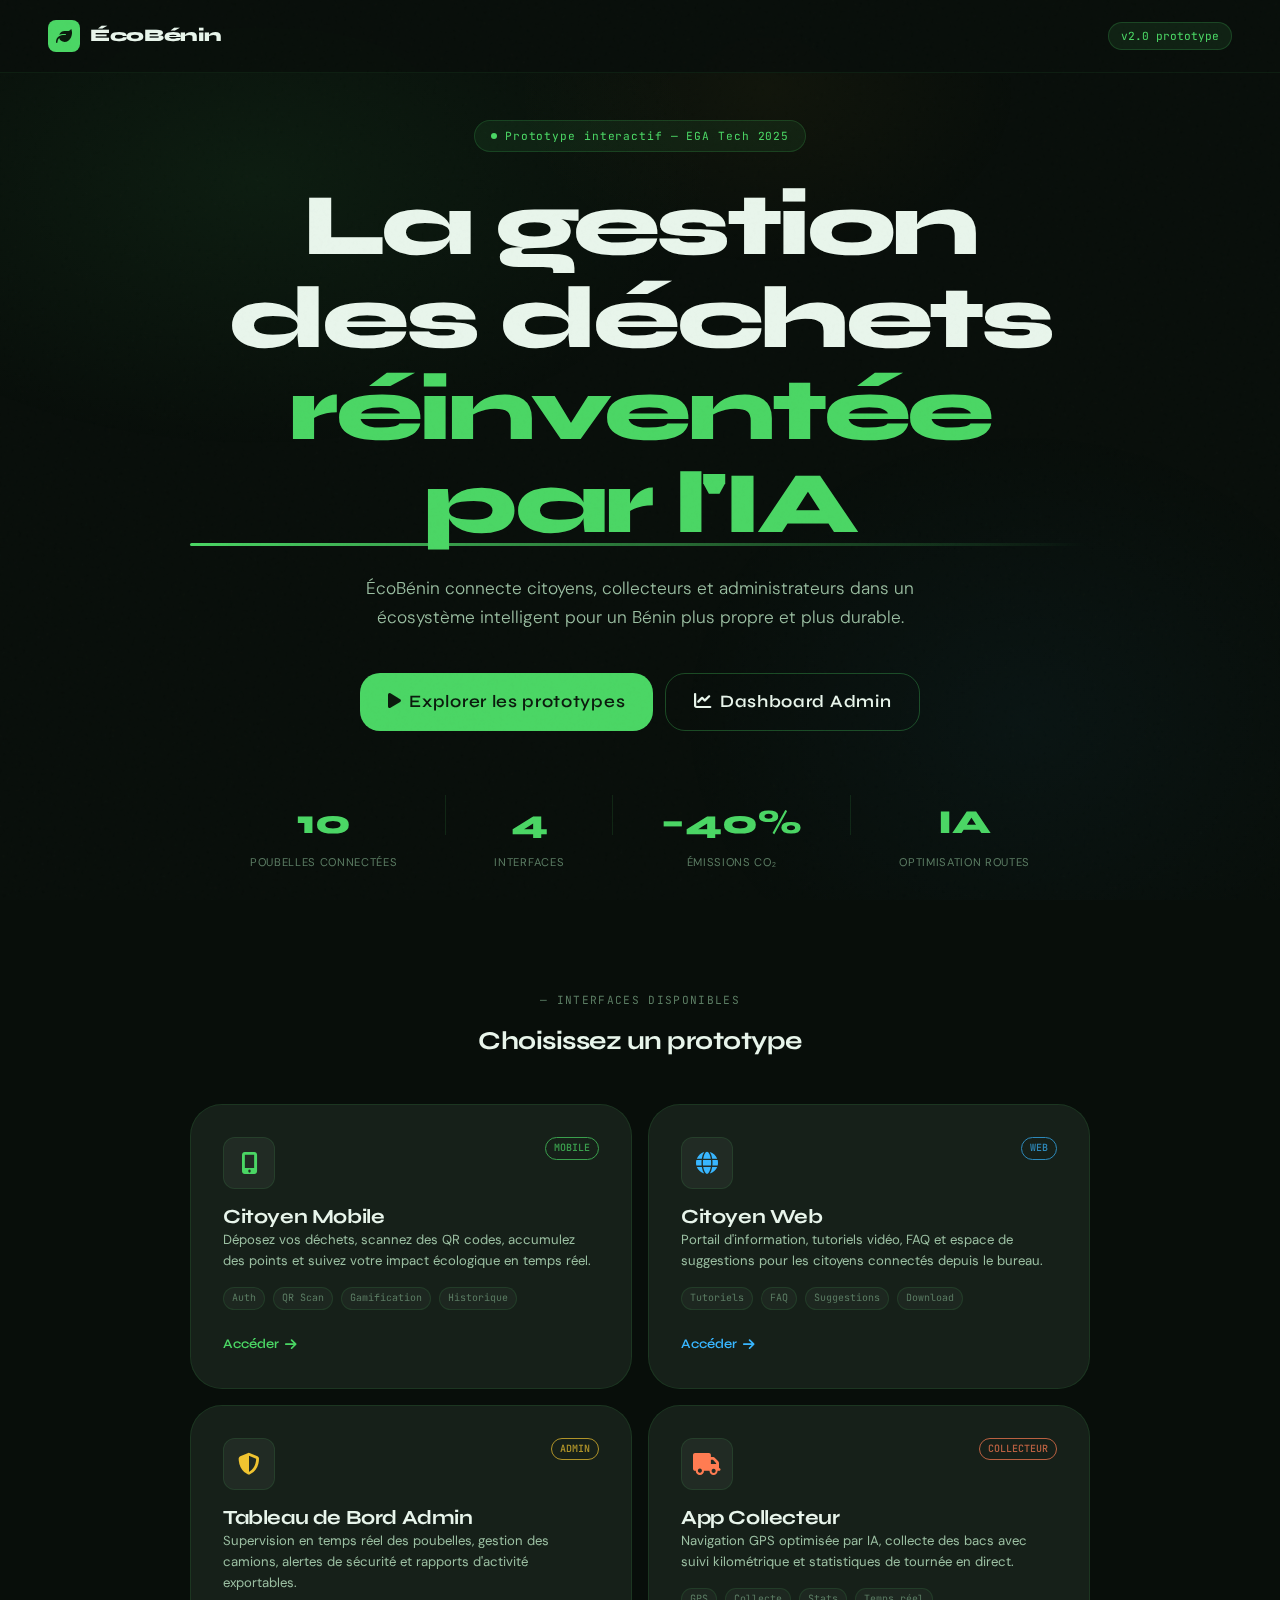
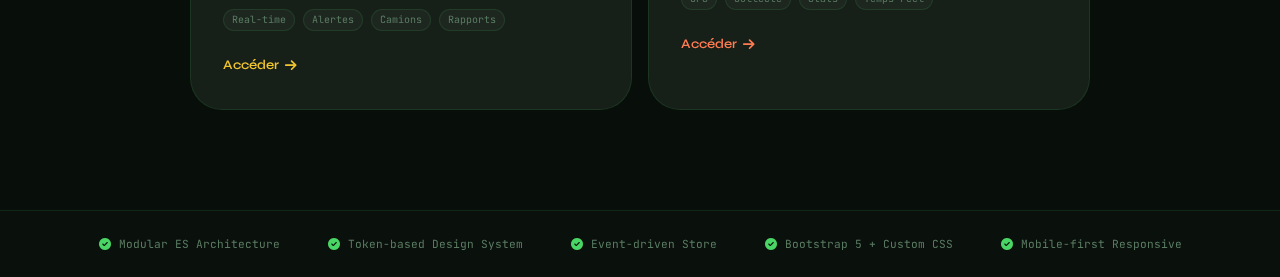
<file: index.html>
<!DOCTYPE html>
<html lang="fr">
<head>
  <meta charset="UTF-8">
  <meta name="viewport" content="width=device-width, initial-scale=1.0">
  <meta name="description" content="ÉcoBénin — Plateforme IA de gestion intelligente des déchets au Bénin.">
  <title>ÉcoBénin — Gestion intelligente des déchets</title>
  <link href="https://fonts.googleapis.com/css2?family=Syne:wght@400;600;700;800&family=DM+Sans:ital,opsz,wght@0,9..40,300;0,9..40,400;0,9..40,500;1,9..40,300&family=JetBrains+Mono:wght@400;500&display=swap" rel="stylesheet">
  <link rel="stylesheet" href="https://cdnjs.cloudflare.com/ajax/libs/font-awesome/6.5.1/css/all.min.css">
  <link rel="stylesheet" href="./EGA-Tech/index.css">
  <style>
    /* ── Page-level Layout ── */
    .landing {
      min-height: 100vh;
      display: flex;
      flex-direction: column;
    }

    /* ── Ambient glow bg ── */
    .bg-ambient {
      position: fixed; inset: 0; pointer-events: none; z-index: 0;
      background:
        radial-gradient(ellipse 60% 50% at 20% 20%, rgba(74,214,100,0.07) 0%, transparent 60%),
        radial-gradient(ellipse 50% 60% at 80% 80%, rgba(56,182,255,0.04) 0%, transparent 55%),
        radial-gradient(ellipse 40% 40% at 60% 10%, rgba(240,196,48,0.04) 0%, transparent 50%);
    }

    /* ── Nav ── */
    .nav-top {
      position: fixed; top: 0; left: 0; right: 0; z-index: 100;
      display: flex; align-items: center; justify-content: space-between;
      padding: 20px 48px;
      backdrop-filter: blur(20px);
      -webkit-backdrop-filter: blur(20px);
      background: rgba(8,14,10,0.85);
      border-bottom: 1px solid rgba(74,214,100,0.08);
    }
    .nav-logo {
      display: flex; align-items: center; gap: 10px;
      font-family: var(--font-display); font-size: 1.1rem; font-weight: 800;
      color: var(--clr-text); letter-spacing: -0.02em;
    }
    .nav-logo .logo-icon {
      width: 32px; height: 32px;
      background: var(--clr-primary);
      border-radius: 8px;
      display: grid; place-items: center;
      color: #0a1a0c; font-size: 16px;
    }
    .nav-pill {
      background: rgba(74,214,100,0.1);
      border: 1px solid rgba(74,214,100,0.2);
      border-radius: var(--r-pill);
      padding: 4px 12px;
      font-size: var(--text-xs);
      font-family: var(--font-mono);
      color: var(--clr-primary);
    }

    /* ── Hero ── */
    .hero {
      position: relative; z-index: 1;
      display: flex; flex-direction: column; align-items: center; justify-content: center;
      min-height: 100vh;
      text-align: center;
      padding: 120px 48px 80px;
    }
    .hero-eyebrow {
      display: inline-flex; align-items: center; gap: 8px;
      background: rgba(74,214,100,0.08);
      border: 1px solid rgba(74,214,100,0.18);
      border-radius: var(--r-pill);
      padding: 6px 16px;
      font-size: var(--text-xs);
      font-family: var(--font-mono);
      color: var(--clr-primary);
      letter-spacing: 0.08em;
      margin-bottom: 28px;
      animation: fadeInUp 0.6s ease both;
    }
    .hero-eyebrow .dot {
      width: 6px; height: 6px;
      background: var(--clr-primary);
      border-radius: 50%;
      animation: pulse 2s infinite;
    }
    .hero-title {
      font-family: var(--font-display);
      font-size: clamp(2.5rem, 7vw, 5.5rem);
      font-weight: 800;
      letter-spacing: -0.04em;
      line-height: 1.05;
      max-width: 900px;
      color: var(--clr-text);
      animation: fadeInUp 0.6s 0.1s ease both;
    }
    .hero-title .highlight {
      color: var(--clr-primary);
      position: relative;
      display: inline-block;
    }
    .hero-title .highlight::after {
      content: '';
      position: absolute;
      bottom: 4px; left: 0; right: 0;
      height: 3px;
      background: linear-gradient(90deg, var(--clr-primary), transparent);
      border-radius: 2px;
    }
    .hero-sub {
      font-size: var(--text-md);
      color: var(--clr-text-2);
      max-width: 560px;
      margin: 24px auto 0;
      font-weight: 300;
      line-height: 1.7;
      animation: fadeInUp 0.6s 0.2s ease both;
    }
    .hero-actions {
      display: flex; gap: 12px; justify-content: center;
      margin-top: 40px; flex-wrap: wrap;
      animation: fadeInUp 0.6s 0.3s ease both;
    }
    .hero-stats {
      display: flex; gap: 48px; justify-content: center;
      margin-top: 64px;
      animation: fadeInUp 0.6s 0.4s ease both;
    }
    .hero-stat { text-align: center; }
    .hero-stat-value {
      font-family: var(--font-display);
      font-size: var(--text-2xl);
      font-weight: 800;
      color: var(--clr-primary);
    }
    .hero-stat-label {
      font-size: var(--text-xs);
      letter-spacing: 0.06em;
      text-transform: uppercase;
      color: var(--clr-text-3);
      margin-top: 2px;
    }
    .hero-divider { width: 1px; height: 40px; background: var(--clr-border); }

    /* ── Grid de prototypes ── */
    .protos-section {
      position: relative; z-index: 1;
      padding: 40px 48px 100px;
    }
    .section-label {
      text-align: center;
      font-size: var(--text-xs);
      letter-spacing: 0.12em;
      text-transform: uppercase;
      color: var(--clr-text-3);
      font-family: var(--font-mono);
      margin-bottom: 16px;
    }
    .section-title {
      text-align: center;
      font-size: var(--text-xl);
      font-weight: 700;
      color: var(--clr-text);
      margin-bottom: 48px;
    }
    .protos-grid {
      display: grid;
      grid-template-columns: repeat(2, 1fr);
      gap: 16px;
      max-width: 900px;
      margin: 0 auto;
    }
    .proto-card {
      position: relative;
      background: var(--clr-surface);
      border: 1px solid var(--clr-border);
      border-radius: var(--r-xl);
      padding: 32px;
      text-decoration: none;
      color: var(--clr-text);
      overflow: hidden;
      transition: all 0.35s cubic-bezier(.23,1,.32,1);
      display: flex;
      flex-direction: column;
      gap: 16px;
    }
    .proto-card::before {
      content: '';
      position: absolute;
      inset: 0;
      background: radial-gradient(circle at top left, var(--proto-accent, rgba(74,214,100,0.08)) 0%, transparent 60%);
      opacity: 0;
      transition: opacity 0.35s ease;
    }
    .proto-card:hover {
      border-color: var(--proto-color, var(--clr-primary));
      transform: translateY(-4px);
      box-shadow: 0 20px 60px rgba(0,0,0,0.5);
    }
    .proto-card:hover::before { opacity: 1; }

    .proto-card--citizen  { --proto-color: #4ad664; --proto-accent: rgba(74,214,100,0.08); }
    .proto-card--web      { --proto-color: #38b6ff; --proto-accent: rgba(56,182,255,0.08); }
    .proto-card--admin    { --proto-color: #f0c430; --proto-accent: rgba(240,196,48,0.08); }
    .proto-card--driver   { --proto-color: #ff7c52; --proto-accent: rgba(255,124,82,0.08); }

    .proto-icon-wrap {
      width: 52px; height: 52px;
      border-radius: var(--r-md);
      background: rgba(255,255,255,0.05);
      border: 1px solid var(--clr-border);
      display: grid; place-items: center;
      font-size: 22px;
      color: var(--proto-color, var(--clr-primary));
      transition: background 0.3s, border-color 0.3s;
    }
    .proto-card:hover .proto-icon-wrap {
      background: rgba(255,255,255,0.08);
      border-color: var(--proto-color);
    }

    .proto-tag {
      display: inline-block;
      padding: 2px 8px;
      border-radius: var(--r-pill);
      font-size: 10px;
      font-family: var(--font-mono);
      font-weight: 500;
      border: 1px solid;
      color: var(--proto-color);
      border-color: var(--proto-color);
      opacity: 0.7;
    }

    .proto-title {
      font-family: var(--font-display);
      font-size: var(--text-lg);
      font-weight: 700;
      color: var(--clr-text);
      margin: 0;
    }
    .proto-desc {
      font-size: var(--text-sm);
      color: var(--clr-text-2);
      line-height: 1.6;
      margin: 0;
      flex: 1;
    }
    .proto-cta {
      display: flex; align-items: center; gap: 6px;
      font-size: var(--text-sm);
      font-family: var(--font-display);
      font-weight: 600;
      color: var(--proto-color);
      margin-top: 8px;
    }
    .proto-cta i { transition: transform 0.25s ease; }
    .proto-card:hover .proto-cta i { transform: translateX(4px); }

    .proto-features {
      display: flex; gap: 8px; flex-wrap: wrap;
    }
    .proto-feature {
      font-size: 10px; font-family: var(--font-mono);
      color: var(--clr-text-3);
      background: rgba(255,255,255,0.03);
      border: 1px solid var(--clr-border);
      border-radius: var(--r-pill);
      padding: 2px 8px;
    }

    /* ── Tech strip ── */
    .tech-strip {
      position: relative; z-index: 1;
      border-top: 1px solid var(--clr-border);
      padding: 24px 48px;
      display: flex; align-items: center; justify-content: center; gap: 48px;
      background: rgba(255,255,255,0.01);
    }
    .tech-item {
      font-size: var(--text-xs);
      font-family: var(--font-mono);
      color: var(--clr-text-3);
      display: flex; align-items: center; gap: 8px;
    }
    .tech-item i { color: var(--clr-primary); font-size: 12px; }

    /* ── Animations ── */
    @keyframes fadeInUp {
      from { opacity: 0; transform: translateY(20px); }
      to   { opacity: 1; transform: translateY(0); }
    }
    @keyframes pulse {
      0%, 100% { opacity: 1; transform: scale(1); }
      50%       { opacity: 0.5; transform: scale(0.8); }
    }

    /* ── Responsive ── */
    @media (max-width: 768px) {
      .nav-top { padding: 16px 20px; }
      .hero { padding: 100px 20px 60px; }
      .hero-stats { gap: 24px; flex-wrap: wrap; }
      .hero-divider { display: none; }
      .protos-section { padding: 40px 20px 80px; }
      .protos-grid { grid-template-columns: 1fr; }
      .tech-strip { flex-wrap: wrap; gap: 16px; padding: 20px; }
    }
  </style>
</head>
<body>
  <div class="bg-ambient"></div>

  <nav class="nav-top">
    <div class="nav-logo">
      <div class="logo-icon"><i class="fas fa-leaf"></i></div>
      ÉcoBénin
    </div>
    <span class="nav-pill">v2.0 prototype</span>
  </nav>

  <main class="landing">
    <!-- Hero -->
    <section class="hero">
      <div class="hero-eyebrow">
        <span class="dot"></span>
        Prototype interactif — EGA Tech 2025
      </div>

      <h1 class="hero-title">
        La gestion des déchets<br>
        <span class="highlight">réinventée par l'IA</span>
      </h1>

      <p class="hero-sub">
        ÉcoBénin connecte citoyens, collecteurs et administrateurs dans un écosystème intelligent pour un Bénin plus propre et plus durable.
      </p>

      <div class="hero-actions">
        <a href="./EGA-Tech/citizen-mobile/citizen-mobile-login.html" class="btn btn-primary btn-lg">
          <i class="fas fa-play"></i> Explorer les prototypes
        </a>
        <a href="./EGA-Tech/admin-web/admin-web.html" class="btn btn-outline btn-lg">
          <i class="fas fa-chart-line"></i> Dashboard Admin
        </a>
      </div>

      <div class="hero-stats">
        <div class="hero-stat">
          <div class="hero-stat-value" id="stat-bins">10</div>
          <div class="hero-stat-label">Poubelles connectées</div>
        </div>
        <div class="hero-divider"></div>
        <div class="hero-stat">
          <div class="hero-stat-value">4</div>
          <div class="hero-stat-label">Interfaces</div>
        </div>
        <div class="hero-divider"></div>
        <div class="hero-stat">
          <div class="hero-stat-value">–40%</div>
          <div class="hero-stat-label">Émissions CO₂</div>
        </div>
        <div class="hero-divider"></div>
        <div class="hero-stat">
          <div class="hero-stat-value">IA</div>
          <div class="hero-stat-label">Optimisation routes</div>
        </div>
      </div>
    </section>

    <!-- Prototypes -->
    <section class="protos-section">
      <p class="section-label">— interfaces disponibles</p>
      <h2 class="section-title">Choisissez un prototype</h2>

      <div class="protos-grid">
        <!-- Citoyen Mobile -->
        <a href="./EGA-Tech/citizen-mobile/citizen-mobile-login.html" class="proto-card proto-card--citizen">
          <div style="display:flex;align-items:flex-start;justify-content:space-between;">
            <div class="proto-icon-wrap"><i class="fas fa-mobile-alt"></i></div>
            <span class="proto-tag">MOBILE</span>
          </div>
          <div>
            <h3 class="proto-title">Citoyen Mobile</h3>
            <p class="proto-desc">Déposez vos déchets, scannez des QR codes, accumulez des points et suivez votre impact écologique en temps réel.</p>
          </div>
          <div class="proto-features">
            <span class="proto-feature">Auth</span>
            <span class="proto-feature">QR Scan</span>
            <span class="proto-feature">Gamification</span>
            <span class="proto-feature">Historique</span>
          </div>
          <div class="proto-cta">Accéder <i class="fas fa-arrow-right"></i></div>
        </a>

        <!-- Citoyen Web -->
        <a href="./EGA-Tech/citizen-web/citizen-web.html" class="proto-card proto-card--web">
          <div style="display:flex;align-items:flex-start;justify-content:space-between;">
            <div class="proto-icon-wrap"><i class="fas fa-globe"></i></div>
            <span class="proto-tag">WEB</span>
          </div>
          <div>
            <h3 class="proto-title">Citoyen Web</h3>
            <p class="proto-desc">Portail d'information, tutoriels vidéo, FAQ et espace de suggestions pour les citoyens connectés depuis le bureau.</p>
          </div>
          <div class="proto-features">
            <span class="proto-feature">Tutoriels</span>
            <span class="proto-feature">FAQ</span>
            <span class="proto-feature">Suggestions</span>
            <span class="proto-feature">Download</span>
          </div>
          <div class="proto-cta">Accéder <i class="fas fa-arrow-right"></i></div>
        </a>

        <!-- Admin -->
        <a href="./EGA-Tech/admin-web/admin-web.html" class="proto-card proto-card--admin">
          <div style="display:flex;align-items:flex-start;justify-content:space-between;">
            <div class="proto-icon-wrap"><i class="fas fa-shield-halved"></i></div>
            <span class="proto-tag">ADMIN</span>
          </div>
          <div>
            <h3 class="proto-title">Tableau de Bord Admin</h3>
            <p class="proto-desc">Supervision en temps réel des poubelles, gestion des camions, alertes de sécurité et rapports d'activité exportables.</p>
          </div>
          <div class="proto-features">
            <span class="proto-feature">Real-time</span>
            <span class="proto-feature">Alertes</span>
            <span class="proto-feature">Camions</span>
            <span class="proto-feature">Rapports</span>
          </div>
          <div class="proto-cta">Accéder <i class="fas fa-arrow-right"></i></div>
        </a>

        <!-- Collecteur -->
        <a href="./EGA-Tech/collector-mobile/collector-mobile.html" class="proto-card proto-card--driver">
          <div style="display:flex;align-items:flex-start;justify-content:space-between;">
            <div class="proto-icon-wrap"><i class="fas fa-truck"></i></div>
            <span class="proto-tag">COLLECTEUR</span>
          </div>
          <div>
            <h3 class="proto-title">App Collecteur</h3>
            <p class="proto-desc">Navigation GPS optimisée par IA, collecte des bacs avec suivi kilométrique et statistiques de tournée en direct.</p>
          </div>
          <div class="proto-features">
            <span class="proto-feature">GPS</span>
            <span class="proto-feature">Collecte</span>
            <span class="proto-feature">Stats</span>
            <span class="proto-feature">Temps réel</span>
          </div>
          <div class="proto-cta">Accéder <i class="fas fa-arrow-right"></i></div>
        </a>
      </div>
    </section>

    <!-- Tech strip -->
    <div class="tech-strip">
      <span class="tech-item"><i class="fas fa-circle-check"></i> Modular ES Architecture</span>
      <span class="tech-item"><i class="fas fa-circle-check"></i> Token-based Design System</span>
      <span class="tech-item"><i class="fas fa-circle-check"></i> Event-driven Store</span>
      <span class="tech-item"><i class="fas fa-circle-check"></i> Bootstrap 5 + Custom CSS</span>
      <span class="tech-item"><i class="fas fa-circle-check"></i> Mobile-first Responsive</span>
    </div>
  </main>

  <script>
    // Animate bin count from sharedData
    document.addEventListener('DOMContentLoaded', () => {
      const el = document.getElementById('stat-bins');
      if (window.EcoBenin) {
        const count = window.EcoBenin.store.getState().bins.length;
        el.textContent = count;
      }
    });
  </script>

  <script src="./EGA-Tech/common.js"></script>
</body>
</html>
</file>
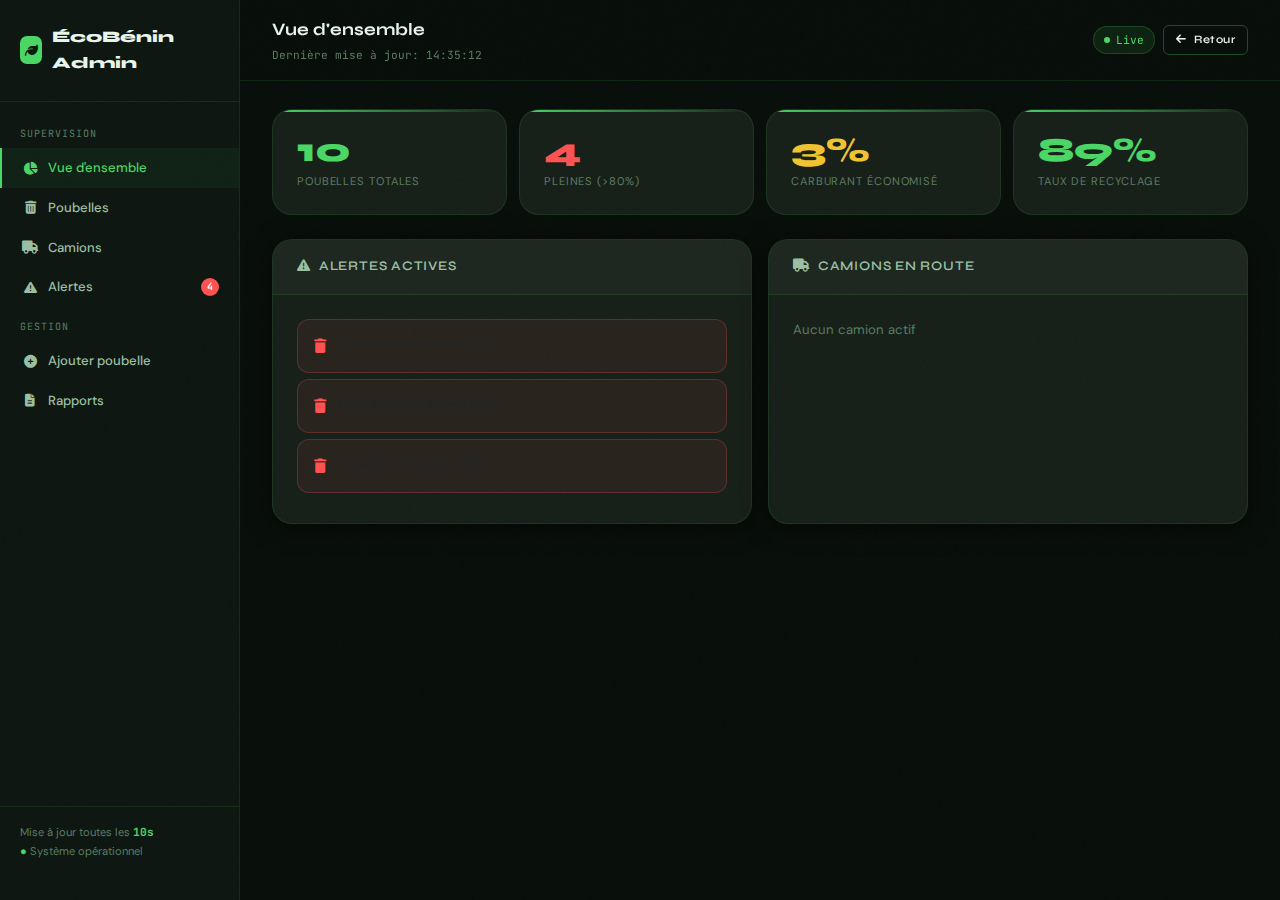
<file: EGA-Tech/admin-web/admin-web.html>
<!DOCTYPE html>
<html lang="fr">
<head>
  <meta charset="UTF-8">
  <meta name="viewport" content="width=device-width, initial-scale=1.0">
  <title>ÉcoBénin — Admin Dashboard</title>
  <link href="https://fonts.googleapis.com/css2?family=Syne:wght@400;600;700;800&family=DM+Sans:ital,opsz,wght@0,9..40,300;0,9..40,400;0,9..40,500;1,9..40,300&family=JetBrains+Mono:wght@400;500&display=swap" rel="stylesheet">
  <link href="https://cdn.jsdelivr.net/npm/bootstrap@5.3.0/dist/css/bootstrap.min.css" rel="stylesheet">
  <link rel="stylesheet" href="https://cdnjs.cloudflare.com/ajax/libs/font-awesome/6.5.1/css/all.min.css">
  <link rel="stylesheet" href="../index.css">
  <style>
    .admin-layout {
      display: grid;
      grid-template-columns: 240px 1fr;
      min-height: 100vh;
    }

    /* Sidebar */
    .sidebar {
      background: var(--clr-bg-2);
      border-right: 1px solid var(--clr-border);
      padding: 24px 0;
      position: sticky; top: 0; height: 100vh;
      display: flex; flex-direction: column;
      overflow-y: auto;
    }
    .sidebar-logo {
      display: flex; align-items: center; gap: 10px;
      padding: 0 20px 24px;
      font-family: var(--font-display); font-size: 1rem; font-weight: 800;
      color: var(--clr-text);
      border-bottom: 1px solid var(--clr-border);
      margin-bottom: 12px;
    }
    .sidebar-logo .logo-dot {
      width: 28px; height: 28px; border-radius: 7px;
      background: var(--clr-primary); display: grid; place-items: center;
      color: #0a1a0c; font-size: 13px;
    }
    .sidebar-section {
      font-size: 10px; font-family: var(--font-mono);
      letter-spacing: 0.1em; text-transform: uppercase;
      color: var(--clr-text-3); padding: 12px 20px 6px;
    }
    .sidebar-link {
      display: flex; align-items: center; gap: 10px;
      padding: 9px 20px;
      font-size: var(--text-sm); font-weight: 500;
      color: var(--clr-text-2); text-decoration: none;
      border-left: 2px solid transparent;
      transition: all var(--t-fast);
      cursor: pointer;
    }
    .sidebar-link:hover { color: var(--clr-text); background: rgba(255,255,255,0.03); }
    .sidebar-link.active {
      color: var(--clr-primary); border-left-color: var(--clr-primary);
      background: rgba(74,214,100,0.06);
    }
    .sidebar-link i { width: 16px; text-align: center; font-size: 13px; }
    .sidebar-spacer { flex: 1; }
    .sidebar-footer {
      padding: 16px 20px;
      border-top: 1px solid var(--clr-border);
      font-size: var(--text-xs); color: var(--clr-text-3);
    }
    .sidebar-footer strong { color: var(--clr-primary); font-family: var(--font-mono); }

    /* Main content */
    .main-content { overflow-y: auto; }
    .topbar {
      position: sticky; top: 0; z-index: 10;
      display: flex; align-items: center; justify-content: space-between;
      padding: 16px 32px;
      background: rgba(8,14,10,0.9);
      backdrop-filter: blur(12px);
      border-bottom: 1px solid var(--clr-border);
    }
    .topbar-title {
      font-family: var(--font-display); font-size: var(--text-md);
      font-weight: 700; color: var(--clr-text);
    }
    .topbar-meta { font-size: var(--text-xs); color: var(--clr-text-3); font-family: var(--font-mono); margin-top: 1px; }
    .topbar-actions { display: flex; gap: 8px; align-items: center; }
    .live-badge {
      display: flex; align-items: center; gap: 6px;
      background: rgba(74,214,100,0.1); border: 1px solid rgba(74,214,100,0.2);
      border-radius: var(--r-pill); padding: 4px 10px;
      font-size: var(--text-xs); font-family: var(--font-mono); color: var(--clr-primary);
    }
    .live-dot {
      width: 6px; height: 6px; border-radius: 50%;
      background: var(--clr-primary); animation: pulse 2s infinite;
    }

    /* Page sections */
    .page-section { display: none; padding: 28px 32px; }
    .page-section.active { display: block; }

    /* Stats row */
    .stats-row {
      display: grid;
      grid-template-columns: repeat(4, 1fr);
      gap: 12px; margin-bottom: 24px;
    }

    /* Bins grid */
    .bins-grid {
      display: grid;
      grid-template-columns: repeat(auto-fill, minmax(220px, 1fr));
      gap: 12px;
    }
    .bin-card {
      background: var(--clr-surface);
      border: 1px solid var(--clr-border);
      border-radius: var(--r-lg);
      padding: 16px;
      transition: all var(--t-base);
    }
    .bin-card:hover { border-color: var(--clr-border-hi); }
    .bin-card.status-full  { border-color: rgba(255,82,82,0.3); }
    .bin-card.status-half  { border-color: rgba(240,196,48,0.3); }
    .bin-card-header {
      display: flex; align-items: center; justify-content: space-between;
      margin-bottom: 12px;
    }
    .bin-id {
      font-family: var(--font-mono); font-size: var(--text-xs); color: var(--clr-text-3);
    }
    .bin-location { font-weight: 600; font-size: var(--text-sm); margin-bottom: 10px; }
    .bin-fill-bar { margin-bottom: 8px; }
    .bin-meta { display: flex; justify-content: space-between; font-size: var(--text-xs); color: var(--clr-text-3); }
    .gas-warning { color: var(--clr-danger); font-size: var(--text-xs); margin-top: 6px; display: flex; align-items: center; gap: 4px; }

    /* Trucks */
    .trucks-grid { display: grid; grid-template-columns: repeat(auto-fill, minmax(260px, 1fr)); gap: 12px; }
    .truck-card { background: var(--clr-surface); border: 1px solid var(--clr-border); border-radius: var(--r-lg); padding: 20px; }
    .truck-header { display: flex; align-items: center; justify-content: space-between; margin-bottom: 16px; }
    .truck-id { font-family: var(--font-display); font-size: var(--text-md); font-weight: 700; }
    .truck-driver { font-size: var(--text-xs); color: var(--clr-text-3); font-family: var(--font-mono); }
    .truck-progress { margin: 12px 0; }
    .truck-progress-label { display: flex; justify-content: space-between; font-size: var(--text-xs); color: var(--clr-text-2); margin-bottom: 4px; }

    /* Alerts */
    .alerts-list { display: flex; flex-direction: column; gap: 8px; }
    .alert-item {
      display: flex; align-items: flex-start; gap: 12px;
      padding: 14px 16px; border-radius: var(--r-md); border: 1px solid;
    }
    .alert-item.danger { background: rgba(255,82,82,0.08); border-color: rgba(255,82,82,0.25); }
    .alert-item.warning { background: rgba(255,170,0,0.08); border-color: rgba(255,170,0,0.25); }
    .alert-icon { font-size: 14px; margin-top: 1px; }
    .alert-item.danger .alert-icon  { color: var(--clr-danger); }
    .alert-item.warning .alert-icon { color: var(--clr-warn); }
    .alert-text { font-size: var(--text-sm); flex: 1; }
    .alert-time { font-size: var(--text-xs); font-family: var(--font-mono); color: var(--clr-text-3); white-space: nowrap; }
    .no-alerts { text-align: center; padding: 32px; color: var(--clr-text-3); }
    .no-alerts i { font-size: 32px; margin-bottom: 8px; color: var(--clr-primary); }

    /* Report */
    .report-output {
      background: var(--clr-bg-2);
      border: 1px solid var(--clr-border);
      border-radius: var(--r-lg);
      padding: 24px;
      font-family: var(--font-mono);
      font-size: var(--text-xs);
      color: var(--clr-text-2);
      line-height: 2;
      margin-top: 16px;
      white-space: pre;
    }
    .report-output .rk { color: var(--clr-text-3); }
    .report-output .rv { color: var(--clr-primary); font-weight: 600; }

    /* Add bin form */
    .add-bin-form {
      background: var(--clr-surface);
      border: 1px solid var(--clr-border);
      border-radius: var(--r-lg);
      padding: 24px;
      max-width: 480px;
    }

    /* Responsive */
    @media (max-width: 900px) {
      .admin-layout { grid-template-columns: 1fr; }
      .sidebar { display: none; }
      .stats-row { grid-template-columns: repeat(2, 1fr); }
      .page-section { padding: 16px; }
    }
  </style>
</head>
<body>
  <div class="admin-layout">
    <!-- Sidebar -->
    <aside class="sidebar">
      <div class="sidebar-logo">
        <div class="logo-dot"><i class="fas fa-leaf"></i></div>
        ÉcoBénin Admin
      </div>

      <span class="sidebar-section">Supervision</span>
      <a class="sidebar-link active" data-section="overview">
        <i class="fas fa-chart-pie"></i> Vue d'ensemble
      </a>
      <a class="sidebar-link" data-section="bin-map">
        <i class="fas fa-trash-can"></i> Poubelles
      </a>
      <a class="sidebar-link" data-section="trucks">
        <i class="fas fa-truck"></i> Camions
      </a>
      <a class="sidebar-link" data-section="alerts">
        <i class="fas fa-triangle-exclamation"></i> Alertes
        <span id="alert-count-badge" style="margin-left:auto;background:var(--clr-danger);color:#fff;font-size:10px;font-family:var(--font-mono);padding:1px 6px;border-radius:999px;">0</span>
      </a>

      <span class="sidebar-section">Gestion</span>
      <a class="sidebar-link" data-section="planning">
        <i class="fas fa-plus-circle"></i> Ajouter poubelle
      </a>
      <a class="sidebar-link" data-section="reports">
        <i class="fas fa-file-lines"></i> Rapports
      </a>

      <div class="sidebar-spacer"></div>
      <div class="sidebar-footer">
        Mise à jour toutes les <strong>10s</strong><br>
        <span style="color:var(--clr-primary);">●</span> Système opérationnel
      </div>
    </aside>

    <!-- Main -->
    <div class="main-content">
      <div class="topbar">
        <div>
          <div class="topbar-title" id="page-title">Vue d'ensemble</div>
          <div class="topbar-meta" id="last-updated">Dernière mise à jour: —</div>
        </div>
        <div class="topbar-actions">
          <span class="live-badge"><span class="live-dot"></span> Live</span>
          <a href="../../index.html" class="btn btn-outline btn-sm"><i class="fas fa-arrow-left"></i> Retour</a>
        </div>
      </div>

      <!-- Overview -->
      <section id="overview" class="page-section active">
        <div class="stats-row">
          <div class="stat-card">
            <div class="stat-value" id="total-bins">—</div>
            <div class="stat-label">Poubelles totales</div>
          </div>
          <div class="stat-card">
            <div class="stat-value" id="full-bins" style="color:var(--clr-danger)">—</div>
            <div class="stat-label">Pleines (&gt;80%)</div>
          </div>
          <div class="stat-card">
            <div class="stat-value" id="fuel-saved" style="color:var(--clr-accent)">—</div>
            <div class="stat-label">Carburant économisé</div>
          </div>
          <div class="stat-card">
            <div class="stat-value" id="recycling-rate">—</div>
            <div class="stat-label">Taux de recyclage</div>
          </div>
        </div>

        <div style="display:grid;grid-template-columns:1fr 1fr;gap:16px;">
          <div class="card">
            <div class="card-header"><i class="fas fa-triangle-exclamation me-2"></i>Alertes actives</div>
            <div class="card-body" id="overview-alerts">
              <div class="no-alerts"><i class="fas fa-circle-check"></i><p>Aucune alerte</p></div>
            </div>
          </div>
          <div class="card">
            <div class="card-header"><i class="fas fa-truck me-2"></i>Camions en route</div>
            <div class="card-body" id="overview-trucks-mini">
              <p style="color:var(--clr-text-3);font-size:var(--text-sm)">Aucun camion actif</p>
            </div>
          </div>
        </div>
      </section>

      <!-- Bins -->
      <section id="bin-map" class="page-section">
        <div id="bins-container" class="bins-grid"></div>
      </section>

      <!-- Trucks -->
      <section id="trucks" class="page-section">
        <div id="trucks-container" class="trucks-grid"></div>
      </section>

      <!-- Alerts -->
      <section id="alerts" class="page-section">
        <div id="alerts-list" class="alerts-list">
          <div class="no-alerts">
            <i class="fas fa-circle-check"></i>
            <p>Aucune alerte active</p>
          </div>
        </div>
      </section>

      <!-- Reports -->
      <section id="reports" class="page-section">
        <button id="export-report" class="btn btn-primary">
          <i class="fas fa-file-export"></i> Générer le rapport
        </button>
        <div id="report-output"></div>
      </section>

      <!-- Planning -->
      <section id="planning" class="page-section">
        <div class="add-bin-form">
          <h3 style="font-family:var(--font-display);margin-bottom:20px;">Nouvelle poubelle</h3>
          <form id="add-bin-form">
            <div class="mb-3">
              <label class="form-label">Localisation</label>
              <input type="text" class="form-control" id="bin-location" placeholder="Ex. Avenue de la République, Cotonou">
            </div>
            <div class="mb-3">
              <label class="form-label">Niveau de remplissage initial (%)</label>
              <input type="number" class="form-control" id="bin-fill" placeholder="0" min="0" max="100">
            </div>
            <button type="submit" class="btn btn-primary w-100">
              <i class="fas fa-plus"></i> Ajouter la poubelle
            </button>
          </form>
        </div>
      </section>
    </div>
  </div>

  <script src="https://cdn.jsdelivr.net/npm/bootstrap@5.3.0/dist/js/bootstrap.bundle.min.js"></script>
  <script src="../common.js"></script>
  <script src="admin-web.js"></script>
</body>
</html>
</file>
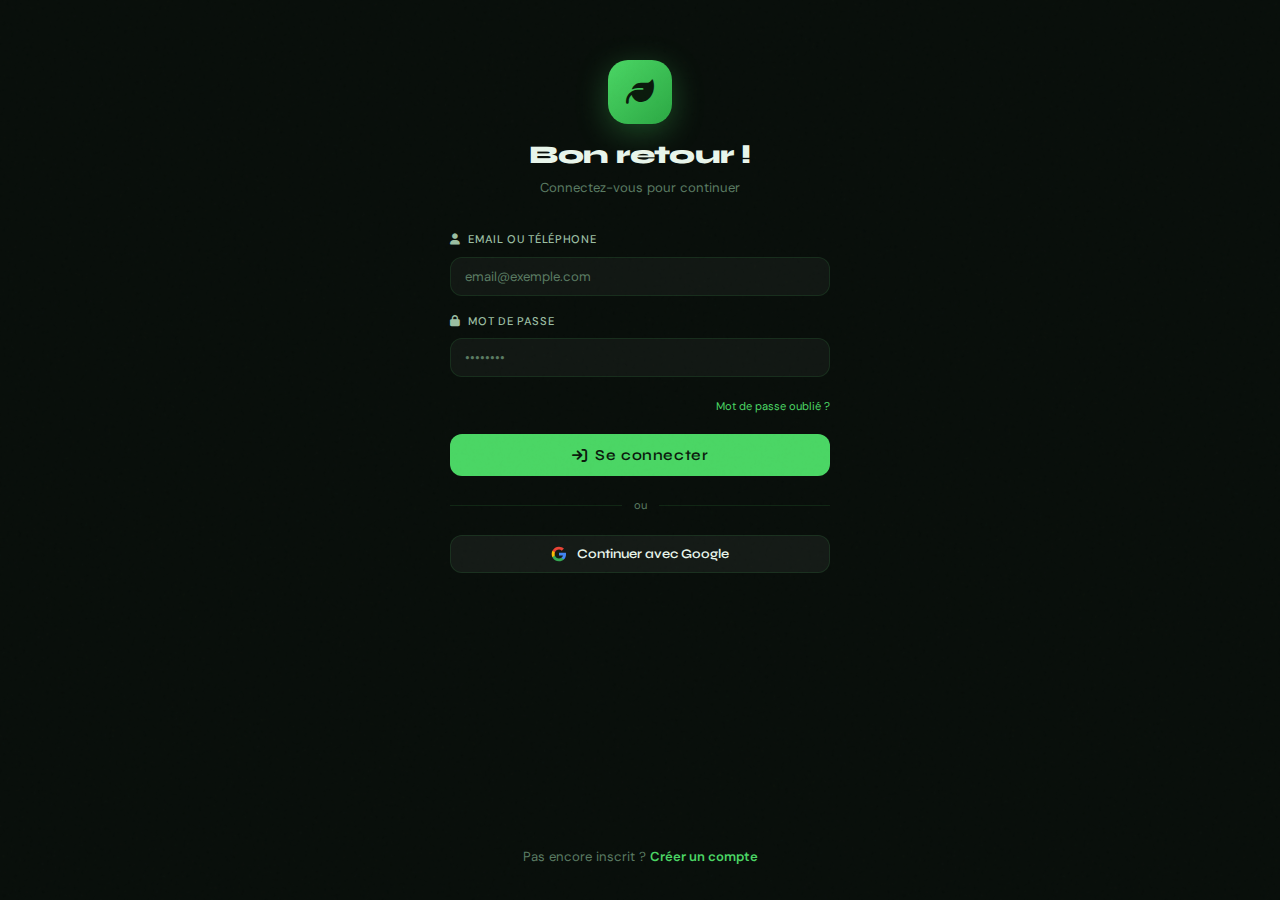
<file: EGA-Tech/citizen-mobile/citizen-mobile-content.html>
<!DOCTYPE html>
<html lang="fr">
<head>
  <meta charset="UTF-8">
  <meta name="viewport" content="width=device-width, initial-scale=1.0">
  <title>ÉcoBénin — Accueil</title>
  <link href="https://fonts.googleapis.com/css2?family=Syne:wght@400;600;700;800&family=DM+Sans:ital,opsz,wght@0,9..40,300;0,9..40,400;0,9..40,500;1,9..40,300&family=JetBrains+Mono:wght@400;500&display=swap" rel="stylesheet">
  <link href="https://cdn.jsdelivr.net/npm/bootstrap@5.3.0/dist/css/bootstrap.min.css" rel="stylesheet">
  <link rel="stylesheet" href="https://cdnjs.cloudflare.com/ajax/libs/font-awesome/6.5.1/css/all.min.css">
  <link rel="stylesheet" href="../index.css">
  <link rel="stylesheet" href="citizen-mobile.css">
</head>
<body>
<div class="mobile-container">

  <!-- ── DASHBOARD ── -->
  <section id="dashboard" class="content-section active">
    <div class="mobile-header">
      <div>
        <div class="mobile-header-greeting">Salut, Kofi 👋</div>
        <div class="mobile-header-sub">Aujourd'hui, recyclez !</div>
      </div>
      <div class="header-actions">
        <div class="points-chip"><i class="fas fa-coins"></i><span id="eco-points">0</span></div>
        <button class="notif-btn notification-icon"><i class="fas fa-bell"></i></button>
      </div>
    </div>

    <!-- QR Scan hero -->
    <div class="scan-hero" id="scan-btn">
      <div class="scan-hero-icon"><i class="fas fa-qrcode"></i></div>
      <div class="scan-hero-text">Scanner un QR code</div>
      <div class="scan-hero-sub">Gagnez des points à chaque dépôt</div>
    </div>
    <p id="scan-result" style="text-align:center;font-size:var(--text-xs);color:var(--clr-primary);height:18px;padding:0 16px;"></p>

    <!-- Nearby bins -->
    <div class="section-pad">
      <div class="section-title-sm">
        Poubelles proches
        <span class="see-all" data-nav="history">Voir tout</span>
      </div>
      <div id="bins-container"></div>
    </div>

    <!-- Quick tutorials -->
    <div class="section-pad" style="margin-top:8px;">
      <div class="section-title-sm">Tutoriels rapides</div>
      <div class="tutorial-card">
        <div class="tutorial-thumb"><i class="fas fa-sort-amount-up"></i></div>
        <div class="tutorial-body"><div class="tutorial-title">Comment bien trier vos déchets</div></div>
      </div>
    </div>
  </section>

  <!-- ── HISTORY ── -->
  <section id="history" class="content-section">
    <div class="mobile-header">
      <div>
        <div class="mobile-header-greeting">Historique</div>
        <div class="mobile-header-sub">Vos dernières actions</div>
      </div>
    </div>
    <div id="history-list"></div>
  </section>

  <!-- ── POINTS ── -->
  <section id="points" class="content-section">
    <div class="mobile-header">
      <div>
        <div class="mobile-header-greeting">Mes points</div>
        <div class="mobile-header-sub">Récompenses & impact</div>
      </div>
    </div>

    <div class="points-hero">
      <div class="points-total" id="total-points">0</div>
      <div class="points-label">Points ÉcoBénin</div>
    </div>

    <div class="section-pad">
      <div class="section-title-sm">À quoi servent vos points ?</div>
      <div style="background:var(--clr-surface);border:1px solid var(--clr-border);border-radius:var(--r-md);padding:14px;font-size:var(--text-sm);color:var(--clr-text-2);line-height:1.6;">
        Échangez vos points contre des réductions chez nos partenaires, des bons d'achat ou faites un don à des causes écologiques au Bénin.
      </div>
    </div>

    <div class="section-pad" style="margin-top:8px;">
      <div style="display:grid;grid-template-columns:1fr 1fr;gap:8px;">
        <div class="stat-card"><div class="stat-value" id="total-points-2">0</div><div class="stat-label">Total pts</div></div>
        <div class="stat-card"><div class="stat-value" style="color:var(--clr-accent);" id="scans-count">0</div><div class="stat-label">Scans</div></div>
      </div>
    </div>
  </section>

  <!-- ── PROFILE ── -->
  <section id="profile" class="content-section">
    <div class="mobile-header">
      <div>
        <div class="mobile-header-greeting">Mon profil</div>
        <div class="mobile-header-sub">Kofi Mensah</div>
      </div>
    </div>

    <div class="profile-list">
      <div class="profile-item" data-nav="history">
        <div class="pi-icon"><i class="fas fa-history"></i></div>
        <span>Mon historique</span>
        <i class="fas fa-chevron-right pi-arrow"></i>
      </div>
      <div class="profile-item" data-nav="faq">
        <div class="pi-icon"><i class="fas fa-circle-question"></i></div>
        <span>FAQ</span>
        <i class="fas fa-chevron-right pi-arrow"></i>
      </div>
      <div class="profile-item" data-nav="suggestions">
        <div class="pi-icon"><i class="fas fa-lightbulb"></i></div>
        <span>Suggestions</span>
        <i class="fas fa-chevron-right pi-arrow"></i>
      </div>
      <div class="profile-item" data-nav="account">
        <div class="pi-icon"><i class="fas fa-user-pen"></i></div>
        <span>Mon compte</span>
        <i class="fas fa-chevron-right pi-arrow"></i>
      </div>
      <div class="profile-item" data-nav="support">
        <div class="pi-icon"><i class="fas fa-headset"></i></div>
        <span>Support client</span>
        <i class="fas fa-chevron-right pi-arrow"></i>
      </div>
      <div class="profile-item danger" id="logout">
        <div class="pi-icon"><i class="fas fa-arrow-right-from-bracket"></i></div>
        <span>Déconnexion</span>
      </div>
    </div>
  </section>

  <!-- ── FAQ ── -->
  <section id="faq" class="content-section">
    <div class="mobile-header">
      <div><div class="mobile-header-greeting">FAQ</div></div>
    </div>
    <div style="padding:12px;">
      <div class="accordion" id="faq-accordion">
        <div class="accordion-item">
          <h2 class="accordion-header">
            <button class="accordion-button collapsed" type="button" data-bs-toggle="collapse" data-bs-target="#faq1">Comment gagner des points ?</button>
          </h2>
          <div id="faq1" class="accordion-collapse collapse" data-bs-parent="#faq-accordion">
            <div class="accordion-body">Scannez un QR code ou déposez un objet dans une poubelle partenaire pour gagner des points.</div>
          </div>
        </div>
        <div class="accordion-item">
          <h2 class="accordion-header">
            <button class="accordion-button collapsed" type="button" data-bs-toggle="collapse" data-bs-target="#faq2">Où trouver les poubelles partenaires ?</button>
          </h2>
          <div id="faq2" class="accordion-collapse collapse" data-bs-parent="#faq-accordion">
            <div class="accordion-body">Elles apparaissent dans la liste sur l'écran d'accueil, filtrées par proximité.</div>
          </div>
        </div>
        <div class="accordion-item">
          <h2 class="accordion-header">
            <button class="accordion-button collapsed" type="button" data-bs-toggle="collapse" data-bs-target="#faq3">Comment utiliser mes points ?</button>
          </h2>
          <div id="faq3" class="accordion-collapse collapse" data-bs-parent="#faq-accordion">
            <div class="accordion-body">Rendez-vous dans la section "Mes points" pour consulter les offres partenaires disponibles.</div>
          </div>
        </div>
      </div>
    </div>
  </section>

  <!-- ── SUGGESTIONS ── -->
  <section id="suggestions" class="content-section">
    <div class="mobile-header">
      <div><div class="mobile-header-greeting">Suggestions</div></div>
    </div>
    <div style="padding:16px;">
      <p style="font-size:var(--text-sm);color:var(--clr-text-2);margin-bottom:16px;">Aidez-nous à améliorer ÉcoBénin !</p>
      <form id="suggestion-form">
        <div class="mb-3">
          <label class="form-label">Votre idée</label>
          <textarea class="form-control" rows="4" placeholder="Partagez une idée ou un retour..."></textarea>
        </div>
        <button type="submit" class="btn btn-primary w-100"><i class="fas fa-paper-plane me-2"></i>Envoyer</button>
      </form>
      <p id="suggestion-result" style="text-align:center;font-size:var(--text-xs);color:var(--clr-primary);margin-top:12px;height:16px;"></p>
    </div>
  </section>

  <!-- ── ACCOUNT ── -->
  <section id="account" class="content-section">
    <div class="mobile-header">
      <div><div class="mobile-header-greeting">Mon compte</div></div>
    </div>
    <div style="padding:16px;">
      <form id="account-form">
        <div class="mb-3">
          <label class="form-label">Nom</label>
          <input type="text" class="form-control" value="Kofi" id="account-name">
        </div>
        <div class="mb-3">
          <label class="form-label">Email</label>
          <input type="email" class="form-control" value="kofi@example.com" id="account-email">
        </div>
        <div class="mb-3">
          <label class="form-label">Téléphone</label>
          <input type="tel" class="form-control" value="+229 12 34 56 78" id="account-phone">
        </div>
        <button type="submit" class="btn btn-primary w-100">Sauvegarder les modifications</button>
      </form>
    </div>
  </section>

  <!-- ── SUPPORT ── -->
  <section id="support" class="content-section">
    <div class="mobile-header">
      <div><div class="mobile-header-greeting">Support</div></div>
    </div>
    <div style="padding:16px;">
      <div style="background:var(--clr-surface);border:1px solid var(--clr-border);border-radius:var(--r-md);padding:16px;margin-bottom:16px;">
        <p style="font-size:var(--text-xs);color:var(--clr-text-3);margin-bottom:8px;">Contactez-nous directement :</p>
        <div style="font-size:var(--text-sm);display:flex;flex-direction:column;gap:8px;">
          <div><i class="fas fa-envelope me-2" style="color:var(--clr-primary)"></i>support@ecobenin.bj</div>
          <div><i class="fas fa-phone me-2" style="color:var(--clr-primary)"></i>+229 98 76 54 32</div>
        </div>
      </div>
      <form id="support-form">
        <div class="mb-3">
          <label class="form-label">Votre message</label>
          <textarea class="form-control" rows="4" placeholder="Décrivez votre problème..."></textarea>
        </div>
        <button type="submit" class="btn btn-primary w-100"><i class="fas fa-paper-plane me-2"></i>Envoyer</button>
      </form>
      <p id="support-result" style="text-align:center;font-size:var(--text-xs);color:var(--clr-primary);margin-top:12px;height:16px;"></p>
    </div>
  </section>

  <!-- ── Bottom Nav ── -->
  <nav class="nav-bottom">
    <div class="nav-inner">
      <button class="nav-tab active" data-nav="dashboard"><i class="fas fa-house"></i>Accueil</button>
      <button class="nav-tab" data-nav="history"><i class="fas fa-clock-rotate-left"></i>Historique</button>
      <button class="nav-scan" id="nav-scan-btn"><i class="fas fa-qrcode"></i></button>
      <button class="nav-tab" data-nav="points"><i class="fas fa-coins"></i>Points</button>
      <button class="nav-tab" data-nav="profile"><i class="fas fa-user"></i>Profil</button>
    </div>
  </nav>

</div>

<script src="https://cdn.jsdelivr.net/npm/bootstrap@5.3.0/dist/js/bootstrap.bundle.min.js"></script>
<script src="../common.js"></script>
<script src="citizen-mobile.js"></script>
</body>
</html>
</file>
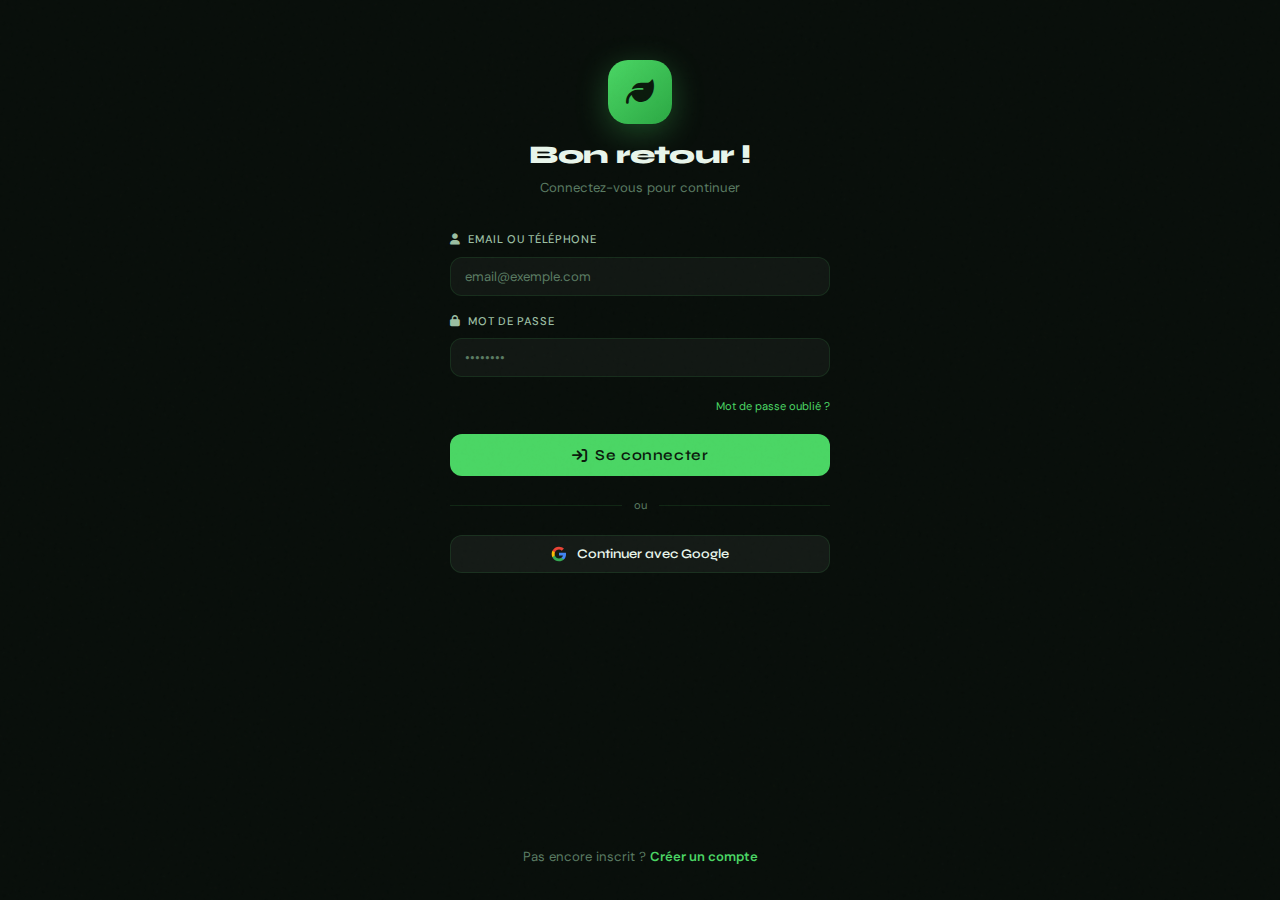
<file: EGA-Tech/citizen-mobile/citizen-mobile-login.html>
<!DOCTYPE html>
<html lang="fr">
<head>
  <meta charset="UTF-8">
  <meta name="viewport" content="width=device-width, initial-scale=1.0">
  <title>ÉcoBénin — Connexion</title>
  <link href="https://fonts.googleapis.com/css2?family=Syne:wght@400;600;700;800&family=DM+Sans:ital,opsz,wght@0,9..40,300;0,9..40,400;0,9..40,500;1,9..40,300&family=JetBrains+Mono:wght@400;500&display=swap" rel="stylesheet">
  <link rel="stylesheet" href="https://cdnjs.cloudflare.com/ajax/libs/font-awesome/6.5.1/css/all.min.css">
  <link rel="stylesheet" href="../index.css">
  <link rel="stylesheet" href="citizen-mobile.css">
</head>
<body>
  <div class="auth-container">
    <div class="auth-header">
      <div class="auth-logo"><i class="fas fa-leaf"></i></div>
      <h1 class="auth-title">Bon retour !</h1>
      <p class="auth-sub">Connectez-vous pour continuer</p>
    </div>

    <div class="auth-form">
      <form id="login-form">
        <div class="mb-3">
          <label class="form-label"><i class="fas fa-user me-1"></i> Email ou Téléphone</label>
          <input type="text" class="form-control" id="login-credential" placeholder="email@exemple.com">
        </div>
        <div class="mb-3">
          <label class="form-label"><i class="fas fa-lock me-1"></i> Mot de passe</label>
          <input type="password" class="form-control" id="login-password" placeholder="••••••••">
        </div>
        <div style="text-align:right;margin-bottom:16px;">
          <a href="#" style="font-size:var(--text-xs);color:var(--clr-primary);">Mot de passe oublié ?</a>
        </div>
        <button type="submit" class="btn btn-primary cta-btn w-100">
          <i class="fas fa-arrow-right-to-bracket"></i> Se connecter
        </button>
      </form>

      <div class="auth-divider">ou</div>

      <button id="google-login" class="btn-google">
        <svg class="google-icon" viewBox="0 0 24 24" width="16" height="16">
          <path fill="#4285F4" d="M22.56 12.25c0-.78-.07-1.53-.2-2.25H12v4.26h5.92c-.26 1.37-1.04 2.53-2.21 3.31v2.77h3.57c2.08-1.92 3.28-4.74 3.28-8.09z"/>
          <path fill="#34A853" d="M12 23c2.97 0 5.46-.98 7.28-2.66l-3.57-2.77c-.98.66-2.23 1.06-3.71 1.06-2.86 0-5.29-1.93-6.16-4.53H2.18v2.84C3.99 20.53 7.7 23 12 23z"/>
          <path fill="#FBBC05" d="M5.84 14.09c-.22-.66-.35-1.36-.35-2.09s.13-1.43.35-2.09V7.07H2.18C1.43 8.55 1 10.22 1 12s.43 3.45 1.18 4.93l2.85-2.22.81-.62z"/>
          <path fill="#EA4335" d="M12 5.38c1.62 0 3.06.56 4.21 1.64l3.15-3.15C17.45 2.09 14.97 1 12 1 7.7 1 3.99 3.47 2.18 7.07l3.66 2.84c.87-2.6 3.3-4.53 6.16-4.53z"/>
        </svg>
        Continuer avec Google
      </button>
    </div>

    <div class="auth-footer">
      Pas encore inscrit ? <a href="citizen-mobile-signup.html">Créer un compte</a>
    </div>
  </div>

  <script src="../common.js"></script>
  <script src="citizen-mobile.js"></script>
</body>
</html>
</file>
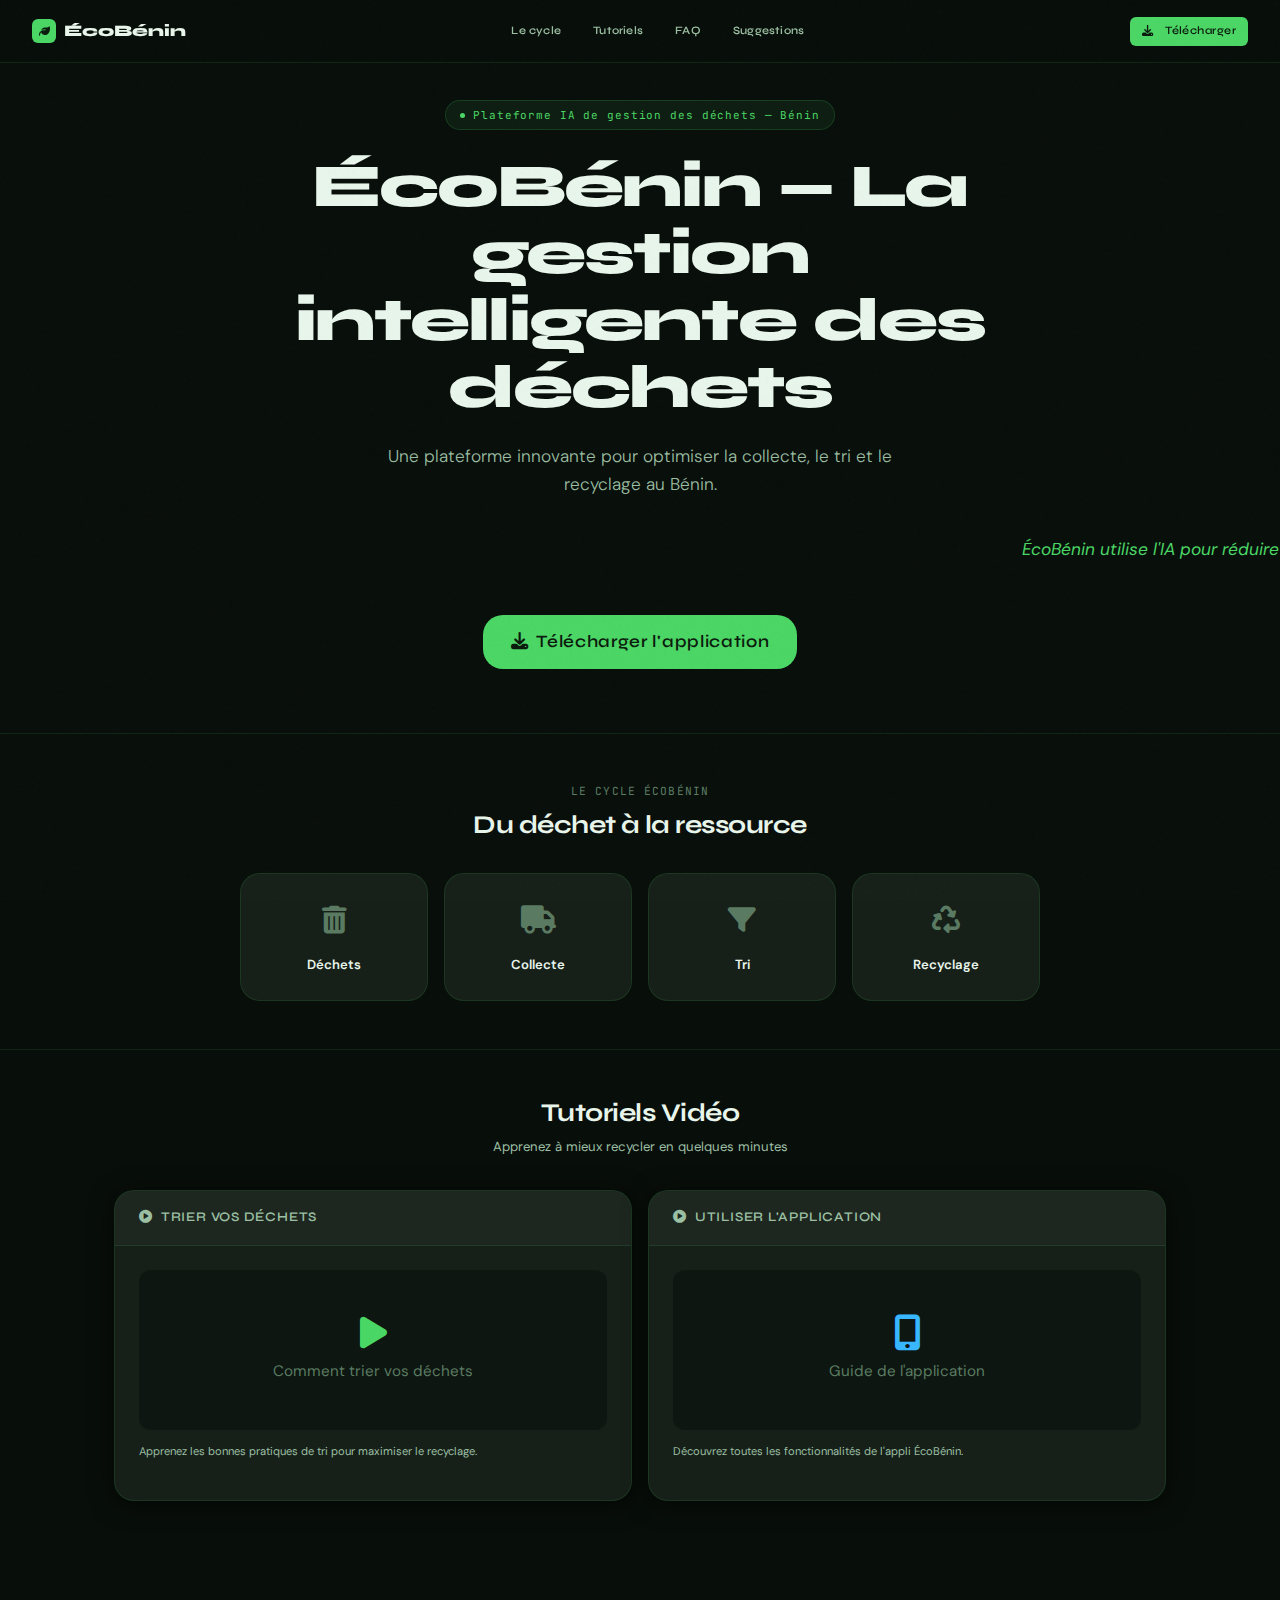
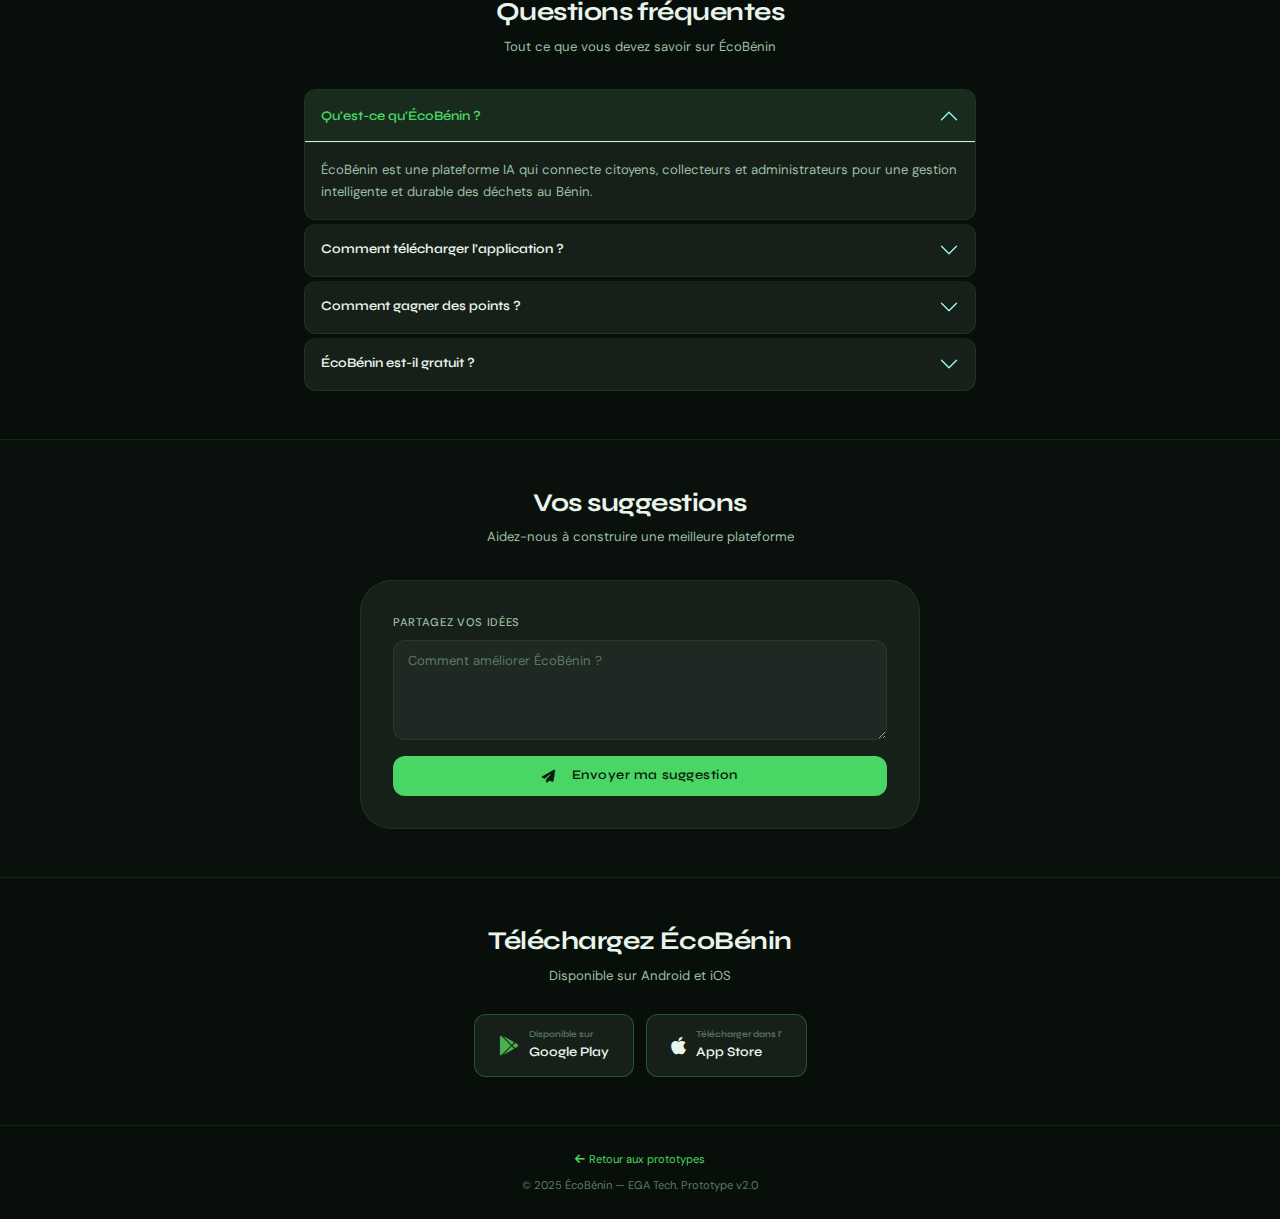
<file: EGA-Tech/citizen-web/citizen-web.html>
<!DOCTYPE html>
<html lang="fr">
<head>
  <meta charset="UTF-8">
  <meta name="viewport" content="width=device-width, initial-scale=1.0">
  <title>ÉcoBénin — Portail Citoyen</title>
  <link href="https://fonts.googleapis.com/css2?family=Syne:wght@400;600;700;800&family=DM+Sans:ital,opsz,wght@0,9..40,300;0,9..40,400;0,9..40,500;1,9..40,300&family=JetBrains+Mono:wght@400;500&display=swap" rel="stylesheet">
  <link href="https://cdn.jsdelivr.net/npm/bootstrap@5.3.0/dist/css/bootstrap.min.css" rel="stylesheet">
  <link rel="stylesheet" href="https://cdnjs.cloudflare.com/ajax/libs/font-awesome/6.5.1/css/all.min.css">
  <link rel="stylesheet" href="../index.css">
  <link rel="stylesheet" href="citizen-web.css">
</head>
<body>

  <!-- Nav -->
  <nav class="cw-nav">
    <div class="cw-nav-logo">
      <div class="dot"><i class="fas fa-leaf"></i></div>
      ÉcoBénin
    </div>
    <div class="cw-nav-links">
      <a href="#cycle" class="cw-nav-link">Le cycle</a>
      <a href="#tutorials" class="cw-nav-link">Tutoriels</a>
      <a href="#faq" class="cw-nav-link">FAQ</a>
      <a href="#suggestions" class="cw-nav-link">Suggestions</a>
    </div>
    <a href="#download" class="btn btn-primary btn-sm">
      <i class="fas fa-download me-1"></i> Télécharger
    </a>
  </nav>

  <!-- Hero -->
  <header class="cw-hero">
    <div class="cw-hero-eyebrow">
      <span style="width:5px;height:5px;border-radius:50%;background:var(--clr-primary);display:inline-block;animation:pulse 2s infinite"></span>
      Plateforme IA de gestion des déchets — Bénin
    </div>
    <h1 class="cw-hero-title logo">ÉcoBénin — La gestion<br>intelligente des déchets</h1>
    <p class="cw-hero-sub">Une plateforme innovante pour optimiser la collecte, le tri et le recyclage au Bénin.</p>

    <div class="slideshow-wrapper">
      <div class="text-slideshow" style="position:relative;height:48px;">
        <span class="slide visible">ÉcoBénin utilise l'IA pour réduire l'impact environnemental.</span>
        <span class="slide">Minimisez les coûts opérationnels avec une gestion efficace.</span>
        <span class="slide">Promouvoir des pratiques durables pour un Bénin plus vert.</span>
        <span class="slide">Connectez producteurs, collecteurs et recycleurs.</span>
      </div>
    </div>

    <a href="#download" class="btn btn-primary btn-lg">
      <i class="fas fa-download"></i> Télécharger l'application
    </a>
  </header>

  <!-- Cycle -->
  <section id="cycle" class="cycle-section">
    <div class="citizen-web-layout">
      <p style="text-align:center;font-size:var(--text-xs);font-family:var(--font-mono);letter-spacing:0.1em;text-transform:uppercase;color:var(--clr-text-3);margin-bottom:10px;">Le cycle ÉcoBénin</p>
      <h2 style="text-align:center;font-size:var(--text-xl);margin-bottom:32px;">Du déchet à la ressource</h2>
      <div class="cycle-grid">
        <div class="cycle-step">
          <div class="cycle-icon"><i class="fas fa-trash-can"></i></div>
          <div class="cycle-label">Déchets</div>
        </div>
        <div class="cycle-step">
          <div class="cycle-icon"><i class="fas fa-truck"></i></div>
          <div class="cycle-label">Collecte</div>
        </div>
        <div class="cycle-step">
          <div class="cycle-icon"><i class="fas fa-filter"></i></div>
          <div class="cycle-label">Tri</div>
        </div>
        <div class="cycle-step">
          <div class="cycle-icon"><i class="fas fa-recycle"></i></div>
          <div class="cycle-label">Recyclage</div>
        </div>
      </div>
    </div>
  </section>

  <!-- Tutorials -->
  <section id="tutorials" style="padding:var(--sp-7) 24px;">
    <div class="citizen-web-layout">
      <h2 style="text-align:center;font-size:var(--text-xl);margin-bottom:8px;">Tutoriels Vidéo</h2>
      <p style="text-align:center;color:var(--clr-text-2);margin-bottom:32px;font-size:var(--text-sm);">Apprenez à mieux recycler en quelques minutes</p>
      <div style="display:grid;grid-template-columns:repeat(auto-fit,minmax(280px,1fr));gap:16px;">
        <div class="card">
          <div class="card-header"><i class="fas fa-play-circle me-2"></i>Trier vos déchets</div>
          <div class="card-body">
            <div style="background:var(--clr-bg-2);border-radius:var(--r-md);height:160px;display:grid;place-items:center;color:var(--clr-text-3);margin-bottom:12px;">
              <div style="text-align:center;"><i class="fas fa-play" style="font-size:36px;margin-bottom:8px;display:block;color:var(--clr-primary);"></i>Comment trier vos déchets</div>
            </div>
            <p style="font-size:var(--text-xs);color:var(--clr-text-2);">Apprenez les bonnes pratiques de tri pour maximiser le recyclage.</p>
          </div>
        </div>
        <div class="card">
          <div class="card-header"><i class="fas fa-play-circle me-2"></i>Utiliser l'application</div>
          <div class="card-body">
            <div style="background:var(--clr-bg-2);border-radius:var(--r-md);height:160px;display:grid;place-items:center;color:var(--clr-text-3);margin-bottom:12px;">
              <div style="text-align:center;"><i class="fas fa-mobile-alt" style="font-size:36px;margin-bottom:8px;display:block;color:var(--clr-info);"></i>Guide de l'application</div>
            </div>
            <p style="font-size:var(--text-xs);color:var(--clr-text-2);">Découvrez toutes les fonctionnalités de l'appli ÉcoBénin.</p>
          </div>
        </div>
      </div>
    </div>
  </section>

  <!-- FAQ -->
  <section id="faq" class="faq-section">
    <div class="citizen-web-layout" style="max-width:720px;">
      <h2 style="text-align:center;font-size:var(--text-xl);margin-bottom:8px;">Questions fréquentes</h2>
      <p style="text-align:center;color:var(--clr-text-2);margin-bottom:32px;font-size:var(--text-sm);">Tout ce que vous devez savoir sur ÉcoBénin</p>
      <div class="accordion" id="faq-accordion">
        <div class="accordion-item">
          <h3 class="accordion-header">
            <button class="accordion-button" type="button" data-bs-toggle="collapse" data-bs-target="#faq1">
              Qu'est-ce qu'ÉcoBénin ?
            </button>
          </h3>
          <div id="faq1" class="accordion-collapse collapse show" data-bs-parent="#faq-accordion">
            <div class="accordion-body">ÉcoBénin est une plateforme IA qui connecte citoyens, collecteurs et administrateurs pour une gestion intelligente et durable des déchets au Bénin.</div>
          </div>
        </div>
        <div class="accordion-item">
          <h3 class="accordion-header">
            <button class="accordion-button collapsed" type="button" data-bs-toggle="collapse" data-bs-target="#faq2">Comment télécharger l'application ?</button>
          </h3>
          <div id="faq2" class="accordion-collapse collapse" data-bs-parent="#faq-accordion">
            <div class="accordion-body">Cliquez sur le bouton "Télécharger" en haut de la page ou rendez-vous dans la section téléchargement. L'application est disponible sur Android et iOS.</div>
          </div>
        </div>
        <div class="accordion-item">
          <h3 class="accordion-header">
            <button class="accordion-button collapsed" type="button" data-bs-toggle="collapse" data-bs-target="#faq3">Comment gagner des points ?</button>
          </h3>
          <div id="faq3" class="accordion-collapse collapse" data-bs-parent="#faq-accordion">
            <div class="accordion-body">Scannez les QR codes sur les poubelles partenaires ou déposez vos déchets dans les points de collecte pour accumuler des points récompense.</div>
          </div>
        </div>
        <div class="accordion-item">
          <h3 class="accordion-header">
            <button class="accordion-button collapsed" type="button" data-bs-toggle="collapse" data-bs-target="#faq4">ÉcoBénin est-il gratuit ?</button>
          </h3>
          <div id="faq4" class="accordion-collapse collapse" data-bs-parent="#faq-accordion">
            <div class="accordion-body">Oui, l'application ÉcoBénin est entièrement gratuite pour les citoyens. Elle est financée par les partenariats avec les collectivités locales.</div>
          </div>
        </div>
      </div>
    </div>
  </section>

  <!-- Suggestions -->
  <section id="suggestions" class="suggestions-section">
    <div class="citizen-web-layout">
      <h2 style="text-align:center;font-size:var(--text-xl);margin-bottom:8px;">Vos suggestions</h2>
      <p style="text-align:center;color:var(--clr-text-2);margin-bottom:32px;font-size:var(--text-sm);">Aidez-nous à construire une meilleure plateforme</p>
      <div class="suggestions-form">
        <form id="suggestion-form">
          <div class="mb-3">
            <label for="suggestion-text" class="form-label">Partagez vos idées</label>
            <textarea class="form-control" id="suggestion-text" rows="4" placeholder="Comment améliorer ÉcoBénin ?"></textarea>
          </div>
          <button type="submit" class="btn btn-primary w-100">
            <i class="fas fa-paper-plane me-2"></i> Envoyer ma suggestion
          </button>
        </form>
      </div>
    </div>
  </section>

  <!-- Download -->
  <section id="download" class="download-section" style="border-top:1px solid var(--clr-border);">
    <div class="citizen-web-layout">
      <h2 style="font-size:var(--text-xl);margin-bottom:8px;">Téléchargez ÉcoBénin</h2>
      <p style="color:var(--clr-text-2);margin-bottom:28px;font-size:var(--text-sm);">Disponible sur Android et iOS</p>
      <div class="download-buttons">
        <a href="#" class="download-btn" id="dl-android">
          <i class="fab fa-google-play" style="color:#4caf50;font-size:20px;"></i>
          <div style="text-align:left;"><div style="font-size:9px;color:var(--clr-text-3)">Disponible sur</div><div>Google Play</div></div>
        </a>
        <a href="#" class="download-btn" id="dl-ios">
          <i class="fab fa-apple" style="font-size:20px;"></i>
          <div style="text-align:left;"><div style="font-size:9px;color:var(--clr-text-3)">Télécharger dans l'</div><div>App Store</div></div>
        </a>
      </div>
    </div>
  </section>

  <!-- Footer -->
  <footer style="border-top:1px solid var(--clr-border);padding:24px;text-align:center;font-size:var(--text-xs);color:var(--clr-text-3);">
    <div style="margin-bottom:8px;">
      <a href="../../index.html" style="color:var(--clr-primary);"><i class="fas fa-arrow-left me-1"></i>Retour aux prototypes</a>
    </div>
    © 2025 ÉcoBénin — EGA Tech. Prototype v2.0
  </footer>

  <script src="https://cdn.jsdelivr.net/npm/bootstrap@5.3.0/dist/js/bootstrap.bundle.min.js"></script>
  <script src="../common.js"></script>
  <script src="citizen-web.js"></script>
</body>
</html>
</file>
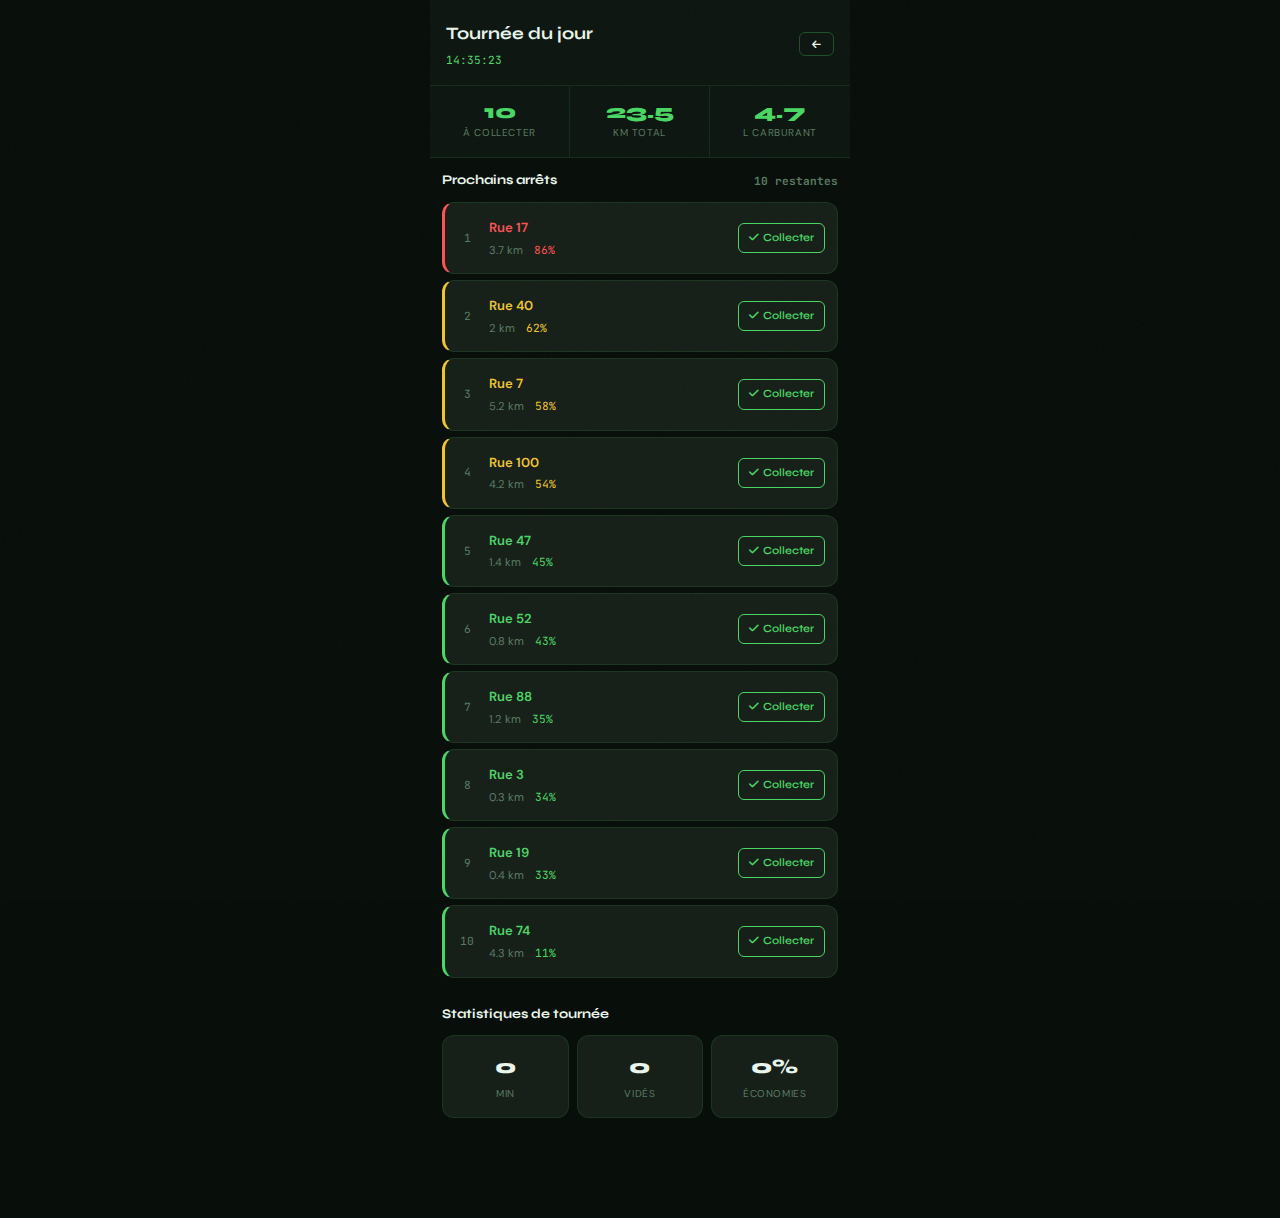
<file: EGA-Tech/collector-mobile/collector-mobile.html>
<!DOCTYPE html>
<html lang="fr">
<head>
  <meta charset="UTF-8">
  <meta name="viewport" content="width=device-width, initial-scale=1.0">
  <title>ÉcoBénin — App Collecteur</title>
  <link href="https://fonts.googleapis.com/css2?family=Syne:wght@400;600;700;800&family=DM+Sans:ital,opsz,wght@0,9..40,300;0,9..40,400;0,9..40,500;1,9..40,300&family=JetBrains+Mono:wght@400;500&display=swap" rel="stylesheet">
  <link href="https://cdn.jsdelivr.net/npm/bootstrap@5.3.0/dist/css/bootstrap.min.css" rel="stylesheet">
  <link rel="stylesheet" href="https://cdnjs.cloudflare.com/ajax/libs/font-awesome/6.5.1/css/all.min.css">
  <link rel="stylesheet" href="../index.css">
  <link rel="stylesheet" href="collector-mobile.css">
</head>
<body>
<div class="mobile-container">

  <!-- Header -->
  <header class="collector-header">
    <div>
      <div class="collector-header-title">Tournée du jour</div>
      <div id="current-time" class="collector-header-time"></div>
    </div>
    <a href="../../index.html" class="btn btn-sm btn-outline" style="font-size:10px;">
      <i class="fas fa-arrow-left"></i>
    </a>
  </header>

  <!-- Stats Row -->
  <div class="collector-stats-row">
    <div class="collector-stat">
      <div class="collector-stat-value" id="bins-to-collect">—</div>
      <div class="collector-stat-label">À collecter</div>
    </div>
    <div class="collector-stat">
      <div class="collector-stat-value" id="total-distance">—</div>
      <div class="collector-stat-label">km total</div>
    </div>
    <div class="collector-stat">
      <div class="collector-stat-value" id="fuel-estimate">—</div>
      <div class="collector-stat-label">L carburant</div>
    </div>
  </div>

  <!-- Bins List -->
  <div style="padding:12px;">
    <div class="section-header">
      <span>Prochains arrêts</span>
      <span id="bins-count-label" style="font-family:var(--font-mono);font-size:var(--text-xs);color:var(--clr-text-3);"></span>
    </div>
    <div id="bins-list"></div>
  </div>

  <!-- Stats Bottom -->
  <div style="padding:0 12px 100px;">
    <div class="section-header" style="margin-top:8px;">Statistiques de tournée</div>
    <div style="display:grid;grid-template-columns:1fr 1fr 1fr;gap:8px;">
      <div class="collector-mini-stat">
        <div class="cms-value" id="time-spent">0</div>
        <div class="cms-label">min</div>
      </div>
      <div class="collector-mini-stat">
        <div class="cms-value" id="bins-collected">0</div>
        <div class="cms-label">vidés</div>
      </div>
      <div class="collector-mini-stat">
        <div class="cms-value" id="savings">0%</div>
        <div class="cms-label">économies</div>
      </div>
    </div>
  </div>

</div>

<script src="https://cdn.jsdelivr.net/npm/bootstrap@5.3.0/dist/js/bootstrap.bundle.min.js"></script>
<script src="../common.js"></script>
<script src="collector-mobile.js"></script>
</body>
</html>
</file>
<file: EGA-Tech/index.css>
/* ============================================================
   ÉcoBénin Design System v2.0
   Architecture: Token-based, Component-driven, Dark-first
   ============================================================ */

@import url('https://fonts.googleapis.com/css2?family=Syne:wght@400;600;700;800&family=DM+Sans:ital,opsz,wght@0,9..40,300;0,9..40,400;0,9..40,500;1,9..40,300&family=JetBrains+Mono:wght@400;500&display=swap');

/* ── Design Tokens ──────────────────────────────────────────── */
:root {
  /* Palette */
  --clr-bg:        #080e0a;
  --clr-bg-2:      #0d1610;
  --clr-bg-3:      #111d14;
  --clr-surface:   #162019;
  --clr-border:    rgba(74,214,100,0.12);
  --clr-border-hi: rgba(74,214,100,0.30);

  --clr-primary:   #4ad664;
  --clr-primary-d: #2ba843;
  --clr-primary-l: #7ee890;
  --clr-accent:    #f0c430;
  --clr-danger:    #ff5252;
  --clr-warn:      #ffaa00;
  --clr-info:      #38b6ff;

  --clr-text:      #e8f5eb;
  --clr-text-2:    #9bbfa2;
  --clr-text-3:    #5a7b62;

  /* Typography */
  --font-display: 'Syne', sans-serif;
  --font-body:    'DM Sans', sans-serif;
  --font-mono:    'JetBrains Mono', monospace;

  --text-xs:   0.70rem;
  --text-sm:   0.82rem;
  --text-base: 0.95rem;
  --text-md:   1.08rem;
  --text-lg:   1.25rem;
  --text-xl:   1.60rem;
  --text-2xl:  2.10rem;
  --text-3xl:  3.00rem;
  --text-4xl:  4.20rem;

  /* Spacing */
  --sp-1: 4px;   --sp-2: 8px;   --sp-3: 12px;
  --sp-4: 16px;  --sp-5: 24px;  --sp-6: 32px;
  --sp-7: 48px;  --sp-8: 64px;  --sp-9: 96px;

  /* Radii */
  --r-sm: 6px;  --r-md: 12px;  --r-lg: 20px;  --r-xl: 32px;  --r-pill: 999px;

  /* Shadows */
  --shadow-glow:    0 0 24px rgba(74,214,100,0.18);
  --shadow-glow-lg: 0 0 60px rgba(74,214,100,0.10);
  --shadow-card:    0 4px 24px rgba(0,0,0,0.5);
  --shadow-float:   0 12px 40px rgba(0,0,0,0.6);

  /* Transitions */
  --t-fast:   150ms ease;
  --t-base:   260ms ease;
  --t-slow:   420ms ease;
  --t-spring: 400ms cubic-bezier(.175,.885,.32,1.275);
}

/* ── Reset & Base ───────────────────────────────────────────── */
*, *::before, *::after { box-sizing: border-box; margin: 0; padding: 0; }

html { scroll-behavior: smooth; -webkit-font-smoothing: antialiased; }

body {
  font-family: var(--font-body);
  font-size: var(--text-base);
  color: var(--clr-text);
  background-color: var(--clr-bg);
  line-height: 1.65;
  min-height: 100vh;
  overflow-x: hidden;
}

/* Noise texture overlay */
body::before {
  content: '';
  position: fixed;
  inset: 0;
  background-image: url("data:image/svg+xml,%3Csvg viewBox='0 0 256 256' xmlns='http://www.w3.org/2000/svg'%3E%3Cfilter id='n'%3E%3CfeTurbulence type='fractalNoise' baseFrequency='0.9' numOctaves='4' stitchTiles='stitch'/%3E%3C/filter%3E%3Crect width='100%25' height='100%25' filter='url(%23n)' opacity='0.035'/%3E%3C/svg%3E");
  pointer-events: none;
  z-index: 9999;
  opacity: .5;
}

/* ── Typography ─────────────────────────────────────────────── */
h1, h2, h3, h4, h5, h6 {
  font-family: var(--font-display);
  font-weight: 700;
  line-height: 1.2;
  letter-spacing: -0.02em;
  color: var(--clr-text);
}

a { color: var(--clr-primary); text-decoration: none; transition: color var(--t-fast); }
a:hover { color: var(--clr-primary-l); }

code, .mono { font-family: var(--font-mono); font-size: 0.9em; }

.text-muted  { color: var(--clr-text-2) !important; }
.text-faint  { color: var(--clr-text-3) !important; }
.text-accent { color: var(--clr-accent)  !important; }
.text-green  { color: var(--clr-primary) !important; }
.text-danger { color: var(--clr-danger)  !important; }
.text-warn   { color: var(--clr-warn)    !important; }

/* ── Card Component ─────────────────────────────────────────── */
.card, .card-custom {
  background: var(--clr-surface);
  border: 1px solid var(--clr-border);
  border-radius: var(--r-lg);
  box-shadow: var(--shadow-card);
  overflow: hidden;
  transition: border-color var(--t-base), box-shadow var(--t-base);
}
.card:hover, .card-custom:hover {
  border-color: var(--clr-border-hi);
  box-shadow: var(--shadow-glow);
}

.card-header {
  background: rgba(255,255,255,0.03);
  border-bottom: 1px solid var(--clr-border);
  padding: var(--sp-4) var(--sp-5);
  font-family: var(--font-display);
  font-size: var(--text-sm);
  font-weight: 600;
  letter-spacing: 0.06em;
  text-transform: uppercase;
  color: var(--clr-text-2);
}
.card-body { padding: var(--sp-5); }

/* ── Buttons ────────────────────────────────────────────────── */
.btn {
  font-family: var(--font-display);
  font-size: var(--text-sm);
  font-weight: 600;
  letter-spacing: 0.04em;
  border: none;
  border-radius: var(--r-md);
  padding: 10px 20px;
  cursor: pointer;
  transition: all var(--t-base);
  display: inline-flex;
  align-items: center;
  gap: var(--sp-2);
  position: relative;
  overflow: hidden;
}

.btn::after {
  content: '';
  position: absolute;
  inset: 0;
  background: rgba(255,255,255,0);
  transition: background var(--t-fast);
}
.btn:hover::after { background: rgba(255,255,255,0.06); }
.btn:active { transform: scale(0.97); }

.btn-primary {
  background: var(--clr-primary);
  color: #0a1a0c;
}
.btn-primary:hover {
  background: var(--clr-primary-l);
  color: #0a1a0c;
  box-shadow: 0 0 20px rgba(74,214,100,0.4);
}

.btn-outline {
  background: transparent;
  border: 1px solid var(--clr-border-hi);
  color: var(--clr-text);
}
.btn-outline:hover {
  border-color: var(--clr-primary);
  color: var(--clr-primary);
  background: rgba(74,214,100,0.06);
}

.btn-outline-dark {
  background: transparent;
  border: 1px solid var(--clr-border-hi);
  color: var(--clr-text-2);
}
.btn-outline-dark:hover {
  border-color: var(--clr-border-hi);
  color: var(--clr-text);
  background: rgba(255,255,255,0.04);
}

.btn-danger  { background: var(--clr-danger); color: #fff; }
.btn-success { background: var(--clr-primary); color: #0a1a0c; }
.btn-warning { background: var(--clr-warn); color: #1a1200; }
.btn-sm { padding: 6px 12px; font-size: var(--text-xs); border-radius: var(--r-sm); }
.btn-lg { padding: 14px 28px; font-size: var(--text-md); border-radius: var(--r-lg); }
.btn-custom { /* legacy alias */ }
.w-100 { width: 100%; justify-content: center; }
.cta-btn { font-size: var(--text-base); padding: 12px 24px; }

/* ── Status Pills ────────────────────────────────────────────── */
.status-badge {
  display: inline-flex;
  align-items: center;
  gap: 5px;
  padding: 3px 10px;
  border-radius: var(--r-pill);
  font-size: var(--text-xs);
  font-family: var(--font-mono);
  font-weight: 500;
}
.status-low  { background: rgba(74,214,100,0.12); color: var(--clr-primary); border: 1px solid rgba(74,214,100,0.25); }
.status-half { background: rgba(240,196,48,0.12); color: var(--clr-accent); border: 1px solid rgba(240,196,48,0.25); }
.status-full { background: rgba(255,82,82,0.12);  color: var(--clr-danger);  border: 1px solid rgba(255,82,82,0.25); }

/* ── Form Controls ──────────────────────────────────────────── */
.form-control, .form-select {
  background: rgba(255,255,255,0.04);
  border: 1px solid var(--clr-border);
  border-radius: var(--r-md);
  color: var(--clr-text);
  font-family: var(--font-body);
  font-size: var(--text-sm);
  padding: 10px 14px;
  transition: border-color var(--t-fast), box-shadow var(--t-fast);
  width: 100%;
}
.form-control:focus, .form-select:focus {
  outline: none;
  border-color: var(--clr-primary);
  box-shadow: 0 0 0 3px rgba(74,214,100,0.12);
  background: rgba(74,214,100,0.04);
  color: var(--clr-text);
}
.form-control::placeholder { color: var(--clr-text-3); }
.form-label {
  display: block;
  font-size: var(--text-xs);
  font-weight: 500;
  letter-spacing: 0.06em;
  text-transform: uppercase;
  color: var(--clr-text-2);
  margin-bottom: var(--sp-2);
}
.form-control-sm { padding: 6px 10px; font-size: var(--text-xs); }
.mb-2 { margin-bottom: var(--sp-3); }
.mb-3 { margin-bottom: var(--sp-4); }

/* ── List Groups ────────────────────────────────────────────── */
.list-group { display: flex; flex-direction: column; gap: 4px; }
.list-group-item {
  background: var(--clr-surface);
  border: 1px solid var(--clr-border);
  border-radius: var(--r-md);
  padding: var(--sp-3) var(--sp-4);
  color: var(--clr-text);
  font-size: var(--text-sm);
  transition: border-color var(--t-fast), background var(--t-fast);
}
.list-group-item-action { cursor: pointer; }
.list-group-item-action:hover {
  background: rgba(255,255,255,0.04);
  border-color: var(--clr-border-hi);
  color: var(--clr-primary);
}
.list-group-item.alert-danger  { border-color: rgba(255,82,82,.3); background: rgba(255,82,82,.08); }
.list-group-item.alert-warning { border-color: rgba(255,170,0,.3); background: rgba(255,170,0,.08); }

/* ── Accordion ──────────────────────────────────────────────── */
.accordion { display: flex; flex-direction: column; gap: 4px; }
.accordion-item { background: var(--clr-surface); border: 1px solid var(--clr-border); border-radius: var(--r-md) !important; overflow: hidden; }
.accordion-button {
  background: transparent;
  color: var(--clr-text);
  font-family: var(--font-display);
  font-size: var(--text-sm);
  font-weight: 600;
  padding: var(--sp-4);
  border: none;
  width: 100%;
  text-align: left;
  cursor: pointer;
  transition: background var(--t-fast);
}
.accordion-button:not(.collapsed) { color: var(--clr-primary); background: rgba(74,214,100,0.06); }
.accordion-button::after { filter: invert(1) sepia(1) saturate(2) hue-rotate(90deg); }
.accordion-body { padding: var(--sp-4); color: var(--clr-text-2); font-size: var(--text-sm); border-top: 1px solid var(--clr-border); }

/* ── Notifications ──────────────────────────────────────────── */
.alert-custom {
  position: fixed;
  bottom: 24px;
  right: 24px;
  padding: 12px 20px;
  border-radius: var(--r-md);
  font-size: var(--text-sm);
  font-family: var(--font-display);
  font-weight: 600;
  z-index: 10000;
  animation: slideUp 0.3s var(--t-spring) forwards;
  box-shadow: var(--shadow-float);
  display: flex;
  align-items: center;
  gap: var(--sp-2);
  max-width: 320px;
  border: 1px solid transparent;
}
.alert-success { background: rgba(74,214,100,0.15); color: var(--clr-primary); border-color: rgba(74,214,100,0.3); }
.alert-warning { background: rgba(255,170,0,0.15);  color: var(--clr-warn);    border-color: rgba(255,170,0,0.3); }
.alert-danger  { background: rgba(255,82,82,0.15);  color: var(--clr-danger);  border-color: rgba(255,82,82,0.3); }
.alert-info    { background: rgba(56,182,255,0.15); color: var(--clr-info);    border-color: rgba(56,182,255,0.3); }

@keyframes slideUp {
  from { transform: translateY(20px); opacity: 0; }
  to   { transform: translateY(0);    opacity: 1; }
}

/* ── Stat Cards ─────────────────────────────────────────────── */
.stat-card {
  background: var(--clr-surface);
  border: 1px solid var(--clr-border);
  border-radius: var(--r-lg);
  padding: var(--sp-5);
  position: relative;
  overflow: hidden;
  transition: all var(--t-base);
}
.stat-card::before {
  content: '';
  position: absolute;
  top: 0; left: 0; right: 0;
  height: 2px;
  background: linear-gradient(90deg, var(--clr-primary), transparent);
}
.stat-card:hover { border-color: var(--clr-border-hi); transform: translateY(-2px); box-shadow: var(--shadow-glow); }
.stat-value { font-family: var(--font-display); font-size: var(--text-2xl); font-weight: 800; color: var(--clr-primary); line-height: 1; }
.stat-label { font-size: var(--text-xs); letter-spacing: 0.08em; text-transform: uppercase; color: var(--clr-text-3); margin-top: var(--sp-1); }

/* ── Progress Bar ───────────────────────────────────────────── */
.progress {
  background: rgba(255,255,255,0.06);
  border-radius: var(--r-pill);
  height: 6px;
  overflow: hidden;
}
.progress-bar {
  height: 100%;
  border-radius: var(--r-pill);
  background: var(--clr-primary);
  transition: width 0.6s ease;
}
.progress-bar.warn  { background: var(--clr-warn); }
.progress-bar.full  { background: var(--clr-danger); }

/* ── Utilities ──────────────────────────────────────────────── */
.d-flex        { display: flex; }
.d-grid        { display: grid; }
.align-center  { align-items: center; }
.justify-between { justify-content: space-between; }
.gap-2 { gap: var(--sp-3); }
.gap-3 { gap: var(--sp-4); }
.p-2   { padding: var(--sp-3); }
.p-3   { padding: var(--sp-4); }
.p-4   { padding: var(--sp-5); }
.mt-2  { margin-top: var(--sp-3); }
.mt-3  { margin-top: var(--sp-4); }
.mt-4  { margin-top: var(--sp-5); }
.py-2  { padding-top: var(--sp-3); padding-bottom: var(--sp-3); }
.py-3  { padding-top: var(--sp-4); padding-bottom: var(--sp-4); }
.py-4  { padding-top: var(--sp-5); padding-bottom: var(--sp-5); }
.py-5  { padding-top: var(--sp-7); padding-bottom: var(--sp-7); }
.px-3  { padding-left: var(--sp-4); padding-right: var(--sp-4); }
.mx-auto { margin-left: auto; margin-right: auto; }
.text-center { text-align: center; }
.w-75  { width: 75%; }
.fw-bold { font-weight: 700; }
.small, .tiny { font-size: var(--text-xs); }
.rounded-circle { border-radius: 50%; }
.me-1  { margin-right: var(--sp-1); }
.me-2  { margin-right: var(--sp-2); }
.ms-2  { margin-left: var(--sp-2); }

/* ── Scrollbar ──────────────────────────────────────────────── */
::-webkit-scrollbar { width: 6px; }
::-webkit-scrollbar-track { background: var(--clr-bg); }
::-webkit-scrollbar-thumb { background: var(--clr-border-hi); border-radius: var(--r-pill); }
::-webkit-scrollbar-thumb:hover { background: var(--clr-primary); }

/* ── Responsive ─────────────────────────────────────────────── */
@media (max-width: 768px) {
  .row { display: flex; flex-wrap: wrap; gap: var(--sp-4); }
  .col-md-3, .col-md-4, .col-md-6 { width: 100%; }
}
</file>
<file: EGA-Tech/citizen-mobile/citizen-mobile.css>
/* citizen-mobile.css — Mobile App Shell */

.mobile-container {
  max-width: 420px;
  margin: 0 auto;
  min-height: 100vh;
  display: flex;
  flex-direction: column;
  position: relative;
  background: var(--clr-bg);
}

/* ── Content Sections (SPA) ── */
.content-section {
  display: none;
  flex: 1;
  padding-bottom: 80px; /* nav height */
  animation: fadeSection 0.25s ease;
}
.content-section.active { display: flex; flex-direction: column; }

@keyframes fadeSection {
  from { opacity: 0; transform: translateY(8px); }
  to   { opacity: 1; transform: translateY(0); }
}

/* ── Mobile Header ── */
.mobile-header {
  background: linear-gradient(135deg, var(--clr-bg-2) 0%, var(--clr-bg-3) 100%);
  border-bottom: 1px solid var(--clr-border);
  padding: 16px;
  display: flex;
  align-items: center;
  justify-content: space-between;
  position: sticky; top: 0; z-index: 10;
}
.mobile-header-greeting { font-size: var(--text-sm); font-weight: 600; }
.mobile-header-sub { font-size: var(--text-xs); color: var(--clr-text-3); }
.header-actions { display: flex; gap: 12px; align-items: center; }

.points-chip {
  display: flex; align-items: center; gap: 5px;
  background: rgba(240,196,48,0.12);
  border: 1px solid rgba(240,196,48,0.2);
  border-radius: var(--r-pill);
  padding: 4px 10px;
  font-size: var(--text-xs);
  font-family: var(--font-mono);
  font-weight: 600;
  color: var(--clr-accent);
}
.points-chip i { font-size: 10px; }

.notif-btn {
  width: 32px; height: 32px;
  background: rgba(255,255,255,0.05);
  border: 1px solid var(--clr-border);
  border-radius: 50%;
  display: grid; place-items: center;
  color: var(--clr-text-2);
  font-size: 13px;
  cursor: pointer;
  transition: all var(--t-fast);
}
.notif-btn:hover { background: rgba(255,255,255,0.08); color: var(--clr-text); }

/* ── Section Headers ── */
.section-pad { padding: 16px 16px 0; }
.section-title-sm {
  font-family: var(--font-display);
  font-size: var(--text-sm);
  font-weight: 700;
  margin-bottom: 12px;
  display: flex; align-items: center; justify-content: space-between;
}
.section-title-sm .see-all {
  font-size: var(--text-xs); font-weight: 400;
  color: var(--clr-primary); cursor: pointer;
}

/* ── Bin List Items ── */
.bin-item {
  background: var(--clr-surface);
  border: 1px solid var(--clr-border);
  border-radius: var(--r-md);
  padding: 12px;
  display: flex;
  align-items: center;
  justify-content: space-between;
  gap: 12px;
  margin-bottom: 6px;
  transition: all var(--t-fast);
}
.bin-item:hover { border-color: var(--clr-border-hi); }
.bin-item.status-full  { border-left: 3px solid var(--clr-danger); }
.bin-item.status-half  { border-left: 3px solid var(--clr-accent); }
.bin-item.status-low   { border-left: 3px solid var(--clr-primary); }

.bin-info { flex: 1; }
.bin-item-name { font-size: var(--text-sm); font-weight: 600; }
.bin-item-meta { font-size: var(--text-xs); color: var(--clr-text-3); }
.fill-level { font-family: var(--font-mono); }

/* ── QR Scan Button ── */
.scan-hero {
  background: linear-gradient(135deg, rgba(74,214,100,0.12), rgba(74,214,100,0.04));
  border: 1px solid rgba(74,214,100,0.2);
  border-radius: var(--r-lg);
  padding: 20px;
  text-align: center;
  margin: 12px 16px;
  cursor: pointer;
  transition: all var(--t-base);
}
.scan-hero:hover {
  background: linear-gradient(135deg, rgba(74,214,100,0.18), rgba(74,214,100,0.08));
  border-color: var(--clr-primary);
  transform: scale(1.01);
}
.scan-hero-icon {
  font-size: 36px;
  color: var(--clr-primary);
  margin-bottom: 8px;
}
.scan-hero-text { font-family: var(--font-display); font-weight: 700; font-size: var(--text-md); }
.scan-hero-sub { font-size: var(--text-xs); color: var(--clr-text-3); margin-top: 2px; }

/* ── Points Card ── */
.points-hero {
  background: linear-gradient(135deg, #1a2e1c, #0d1610);
  border: 1px solid rgba(74,214,100,0.2);
  border-radius: var(--r-lg);
  padding: 24px;
  margin: 12px 16px;
  text-align: center;
  position: relative;
  overflow: hidden;
}
.points-hero::before {
  content: '';
  position: absolute; top: -30px; right: -30px;
  width: 100px; height: 100px;
  background: radial-gradient(circle, rgba(74,214,100,0.15), transparent);
  border-radius: 50%;
}
.points-total {
  font-family: var(--font-display);
  font-size: 3.5rem;
  font-weight: 800;
  color: var(--clr-primary);
  line-height: 1;
}
.points-label {
  font-size: var(--text-xs); letter-spacing: 0.1em; text-transform: uppercase;
  color: var(--clr-text-3); margin-top: 4px;
}

/* ── History Items ── */
.history-item {
  display: flex; align-items: center; gap: 12px;
  padding: 12px 16px;
  border-bottom: 1px solid var(--clr-border);
}
.history-icon {
  width: 36px; height: 36px; border-radius: 50%;
  background: rgba(74,214,100,0.1);
  display: grid; place-items: center;
  color: var(--clr-primary); font-size: 13px;
  flex-shrink: 0;
}
.history-text { flex: 1; }
.history-action { font-size: var(--text-sm); font-weight: 500; }
.history-date { font-size: var(--text-xs); color: var(--clr-text-3); }
.history-pts { font-family: var(--font-mono); color: var(--clr-primary); font-size: var(--text-sm); font-weight: 600; }

/* ── Profile List ── */
.profile-list { padding: 12px 16px; }
.profile-item {
  display: flex; align-items: center; gap: 12px;
  padding: 14px 12px;
  border-radius: var(--r-md);
  color: var(--clr-text-2);
  cursor: pointer;
  transition: all var(--t-fast);
  margin-bottom: 4px;
}
.profile-item:hover { background: rgba(255,255,255,0.04); color: var(--clr-text); }
.profile-item .pi-icon {
  width: 32px; height: 32px; border-radius: var(--r-sm);
  background: rgba(255,255,255,0.05); display: grid; place-items: center;
  font-size: 13px;
}
.profile-item span { flex: 1; font-size: var(--text-sm); }
.profile-item .pi-arrow { font-size: 10px; color: var(--clr-text-3); }
.profile-item.danger { color: var(--clr-danger); }
.profile-item.danger .pi-icon { background: rgba(255,82,82,0.1); color: var(--clr-danger); }

/* ── Bottom Nav ── */
.nav-bottom {
  position: fixed;
  bottom: 0;
  left: 50%;
  transform: translateX(-50%);
  width: 100%;
  max-width: 420px;
  background: rgba(13, 22, 16, 0.95);
  backdrop-filter: blur(20px);
  -webkit-backdrop-filter: blur(20px);
  border-top: 1px solid var(--clr-border);
  padding: 8px 0 max(8px, env(safe-area-inset-bottom));
  z-index: 50;
}
.nav-inner {
  display: flex; justify-content: space-around; align-items: center;
}
.nav-tab {
  display: flex; flex-direction: column; align-items: center; gap: 3px;
  padding: 4px 12px;
  color: var(--clr-text-3);
  cursor: pointer; text-decoration: none;
  font-size: 9px; letter-spacing: 0.04em; font-family: var(--font-display);
  font-weight: 600; text-transform: uppercase;
  transition: color var(--t-fast);
  border: none; background: transparent;
}
.nav-tab i { font-size: 18px; }
.nav-tab.active { color: var(--clr-primary); }
.nav-tab:hover { color: var(--clr-primary-l); }

.nav-scan {
  width: 48px; height: 48px; border-radius: 50%;
  background: var(--clr-primary);
  display: grid; place-items: center;
  color: #0a1a0c; font-size: 20px;
  box-shadow: 0 0 20px rgba(74,214,100,0.4);
  cursor: pointer;
  transition: all var(--t-spring);
  border: none;
}
.nav-scan:hover { transform: scale(1.08); background: var(--clr-primary-l); }
.nav-scan:active { transform: scale(0.95); }

/* ── Auth pages ── */
.auth-container {
  max-width: 420px; margin: 0 auto; min-height: 100vh;
  display: flex; flex-direction: column; padding: 0 20px;
}
.auth-header {
  text-align: center; padding: 60px 0 32px;
}
.auth-logo {
  width: 64px; height: 64px; border-radius: var(--r-lg);
  background: linear-gradient(135deg, var(--clr-primary), var(--clr-primary-d));
  display: grid; place-items: center;
  margin: 0 auto 16px;
  font-size: 28px; color: #0a1a0c;
  box-shadow: 0 8px 32px rgba(74,214,100,0.3);
}
.auth-title { font-size: var(--text-xl); font-weight: 800; margin-bottom: 6px; }
.auth-sub { font-size: var(--text-sm); color: var(--clr-text-3); }
.auth-form { flex: 1; }
.auth-divider {
  display: flex; align-items: center; gap: 12px;
  margin: 20px 0; color: var(--clr-text-3); font-size: var(--text-xs);
}
.auth-divider::before, .auth-divider::after {
  content: ''; flex: 1; height: 1px; background: var(--clr-border);
}
.auth-footer { text-align: center; padding: 20px 0 32px; font-size: var(--text-sm); color: var(--clr-text-3); }
.auth-footer a { color: var(--clr-primary); font-weight: 600; }

.btn-google {
  display: flex; align-items: center; justify-content: center; gap: 10px;
  background: rgba(255,255,255,0.05);
  border: 1px solid var(--clr-border);
  border-radius: var(--r-md);
  padding: 10px 20px;
  color: var(--clr-text); font-family: var(--font-display); font-size: var(--text-sm);
  font-weight: 600; cursor: pointer; width: 100%;
  transition: all var(--t-fast);
}
.btn-google:hover { background: rgba(255,255,255,0.08); border-color: var(--clr-border-hi); }
.google-icon { font-size: 16px; }

/* ── Tutorial Cards ── */
.tutorial-card {
  background: var(--clr-surface);
  border: 1px solid var(--clr-border);
  border-radius: var(--r-md);
  overflow: hidden;
  margin-bottom: 10px;
}
.tutorial-thumb {
  height: 120px; background: var(--clr-bg-3);
  display: grid; place-items: center;
  color: var(--clr-text-3); font-size: 32px;
}
.tutorial-body { padding: 12px; }
.tutorial-title { font-size: var(--text-sm); font-weight: 600; }
</file>
<file: EGA-Tech/citizen-web/citizen-web.css>
/* citizen-web.css */

.citizen-web-layout {
  max-width: 1100px;
  margin: 0 auto;
  padding: 0 24px;
}

/* Hero */
.cw-hero {
  text-align: center;
  padding: 100px 24px 64px;
  position: relative;
}
.cw-hero-eyebrow {
  display: inline-flex; align-items: center; gap: 8px;
  background: rgba(74,214,100,0.08); border: 1px solid rgba(74,214,100,0.18);
  border-radius: 999px; padding: 5px 14px;
  font-size: 11px; font-family: var(--font-mono); color: var(--clr-primary);
  letter-spacing: 0.08em; margin-bottom: 24px;
}
.cw-hero-title {
  font-size: clamp(2rem, 5vw, 3.8rem);
  font-weight: 800; letter-spacing: -0.03em; line-height: 1.1;
  max-width: 780px; margin: 0 auto 20px;
}
.cw-hero-sub {
  font-size: var(--text-md); color: var(--clr-text-2);
  max-width: 520px; margin: 0 auto 36px;
  font-weight: 300;
}
.slideshow-wrapper { min-height: 48px; margin-bottom: 32px; }
.text-slideshow { position: relative; }
.slide {
  position: absolute; width: 100%;
  font-size: var(--text-md); color: var(--clr-primary);
  opacity: 0; transition: opacity 0.8s ease;
  font-style: italic;
}
.slide.visible { opacity: 1; }

/* Cycle */
.cycle-section {
  padding: var(--sp-7) 24px;
  border-top: 1px solid var(--clr-border);
  border-bottom: 1px solid var(--clr-border);
}
.cycle-grid {
  display: grid; grid-template-columns: repeat(4, 1fr);
  gap: 16px; max-width: 800px; margin: 0 auto;
}
.cycle-step {
  text-align: center; padding: 24px 16px;
  background: var(--clr-surface); border: 1px solid var(--clr-border);
  border-radius: var(--r-lg); cursor: default;
  transition: all var(--t-base); position: relative;
}
.cycle-step.active, .cycle-step:hover {
  border-color: var(--clr-primary);
  background: rgba(74,214,100,0.06);
}
.cycle-step.active .cycle-icon { color: var(--clr-primary); }
.cycle-icon {
  font-size: 28px; color: var(--clr-text-3); margin-bottom: 10px;
  transition: color var(--t-base);
}
.cycle-label { font-size: var(--text-sm); font-weight: 600; }
.cycle-connector {
  display: none; /* hidden on mobile; could show arrows on desktop */
}

/* FAQ */
.faq-section { padding: var(--sp-7) 24px; }

/* Suggestions */
.suggestions-section {
  padding: var(--sp-7) 24px;
  background: rgba(255,255,255,0.01);
  border-top: 1px solid var(--clr-border);
}
.suggestions-form {
  max-width: 560px; margin: 0 auto;
  background: var(--clr-surface); border: 1px solid var(--clr-border);
  border-radius: var(--r-xl); padding: 32px;
}

/* Download */
.download-section { padding: var(--sp-7) 24px; text-align: center; }
.download-buttons { display: flex; gap: 12px; justify-content: center; flex-wrap: wrap; }
.download-btn {
  display: flex; align-items: center; gap: 10px;
  padding: 12px 24px; border-radius: var(--r-md);
  background: var(--clr-surface); border: 1px solid var(--clr-border-hi);
  color: var(--clr-text); font-family: var(--font-display); font-weight: 600;
  font-size: var(--text-sm); text-decoration: none;
  transition: all var(--t-base);
}
.download-btn:hover {
  border-color: var(--clr-primary); color: var(--clr-primary);
  background: rgba(74,214,100,0.06);
  box-shadow: var(--shadow-glow);
}

/* Nav top for citizen web */
.cw-nav {
  position: fixed; top: 0; left: 0; right: 0; z-index: 100;
  display: flex; align-items: center; justify-content: space-between;
  padding: 16px 32px;
  background: rgba(8,14,10,0.9); backdrop-filter: blur(16px);
  border-bottom: 1px solid var(--clr-border);
}
.cw-nav-logo {
  display: flex; align-items: center; gap: 8px;
  font-family: var(--font-display); font-weight: 800; font-size: 1rem;
  color: var(--clr-text);
}
.cw-nav-logo .dot { width: 24px; height: 24px; border-radius: 6px; background: var(--clr-primary); display: grid; place-items: center; color: #0a1a0c; font-size: 11px; }
.cw-nav-links { display: flex; gap: 4px; }
.cw-nav-link { padding: 6px 14px; font-size: var(--text-xs); font-weight: 600; font-family: var(--font-display); color: var(--clr-text-2); text-decoration: none; border-radius: var(--r-sm); transition: all var(--t-fast); letter-spacing: 0.02em; }
.cw-nav-link:hover { color: var(--clr-text); background: rgba(255,255,255,0.04); }

/* logo animation */
.logo { transition: transform 0.8s cubic-bezier(.175,.885,.32,1.275); }

@media (max-width: 768px) {
  .cycle-grid { grid-template-columns: repeat(2, 1fr); }
  .cw-nav-links { display: none; }
  .cw-hero { padding: 80px 16px 48px; }
}
</file>
<file: EGA-Tech/collector-mobile/collector-mobile.css>
/* collector-mobile.css */

.mobile-container {
  max-width: 420px;
  margin: 0 auto;
  min-height: 100vh;
  background: var(--clr-bg);
}

.collector-header {
  background: var(--clr-bg-2);
  border-bottom: 1px solid var(--clr-border);
  padding: 20px 16px 16px;
  display: flex; align-items: center; justify-content: space-between;
  position: sticky; top: 0; z-index: 10;
}
.collector-header-title {
  font-family: var(--font-display); font-size: var(--text-md); font-weight: 700;
}
.collector-header-time {
  font-family: var(--font-mono); font-size: var(--text-xs); color: var(--clr-primary);
  margin-top: 2px;
}

/* Stats Row */
.collector-stats-row {
  display: grid; grid-template-columns: repeat(3, 1fr);
  border-bottom: 1px solid var(--clr-border);
  background: var(--clr-bg-2);
}
.collector-stat {
  padding: 16px 12px; text-align: center;
  border-right: 1px solid var(--clr-border);
}
.collector-stat:last-child { border-right: none; }
.collector-stat-value {
  font-family: var(--font-display); font-size: var(--text-lg);
  font-weight: 800; color: var(--clr-primary); line-height: 1;
}
.collector-stat-label {
  font-size: 10px; letter-spacing: 0.06em; text-transform: uppercase;
  color: var(--clr-text-3); margin-top: 3px;
}

/* Section header */
.section-header {
  display: flex; align-items: center; justify-content: space-between;
  font-family: var(--font-display); font-size: var(--text-sm); font-weight: 700;
  color: var(--clr-text); margin-bottom: 10px;
}

/* Bin items */
.collector-bin-item {
  background: var(--clr-surface);
  border: 1px solid var(--clr-border);
  border-radius: var(--r-md);
  padding: 14px 12px;
  display: flex; align-items: center; gap: 12px;
  margin-bottom: 6px;
  transition: all var(--t-fast);
}
.collector-bin-item.status-full  { border-left: 3px solid var(--clr-danger); }
.collector-bin-item.status-half  { border-left: 3px solid var(--clr-accent); }
.collector-bin-item.status-low   { border-left: 3px solid var(--clr-primary); }

.cbi-num {
  font-family: var(--font-mono); font-size: var(--text-xs);
  color: var(--clr-text-3); width: 20px; text-align: center;
}
.cbi-info { flex: 1; }
.cbi-location { font-size: var(--text-sm); font-weight: 600; }
.cbi-meta { font-size: var(--text-xs); color: var(--clr-text-3); margin-top: 2px; }
.cbi-fill { font-family: var(--font-mono); }

/* Collect button */
.btn-collect {
  background: transparent; border: 1px solid var(--clr-primary);
  color: var(--clr-primary); border-radius: var(--r-sm);
  font-size: 11px; font-family: var(--font-display); font-weight: 600;
  padding: 5px 10px; cursor: pointer; transition: all var(--t-fast);
  white-space: nowrap;
}
.btn-collect:hover { background: var(--clr-primary); color: #0a1a0c; }
.btn-collect:disabled {
  opacity: 0.4; cursor: not-allowed; border-color: var(--clr-border);
  color: var(--clr-text-3);
}

/* Mini stats */
.collector-mini-stat {
  background: var(--clr-surface); border: 1px solid var(--clr-border);
  border-radius: var(--r-md); padding: 14px 10px; text-align: center;
}
.cms-value {
  font-family: var(--font-display); font-size: var(--text-lg);
  font-weight: 800; color: var(--clr-text);
}
.cms-label {
  font-size: 10px; text-transform: uppercase; letter-spacing: 0.06em;
  color: var(--clr-text-3); margin-top: 3px;
}
</file>
